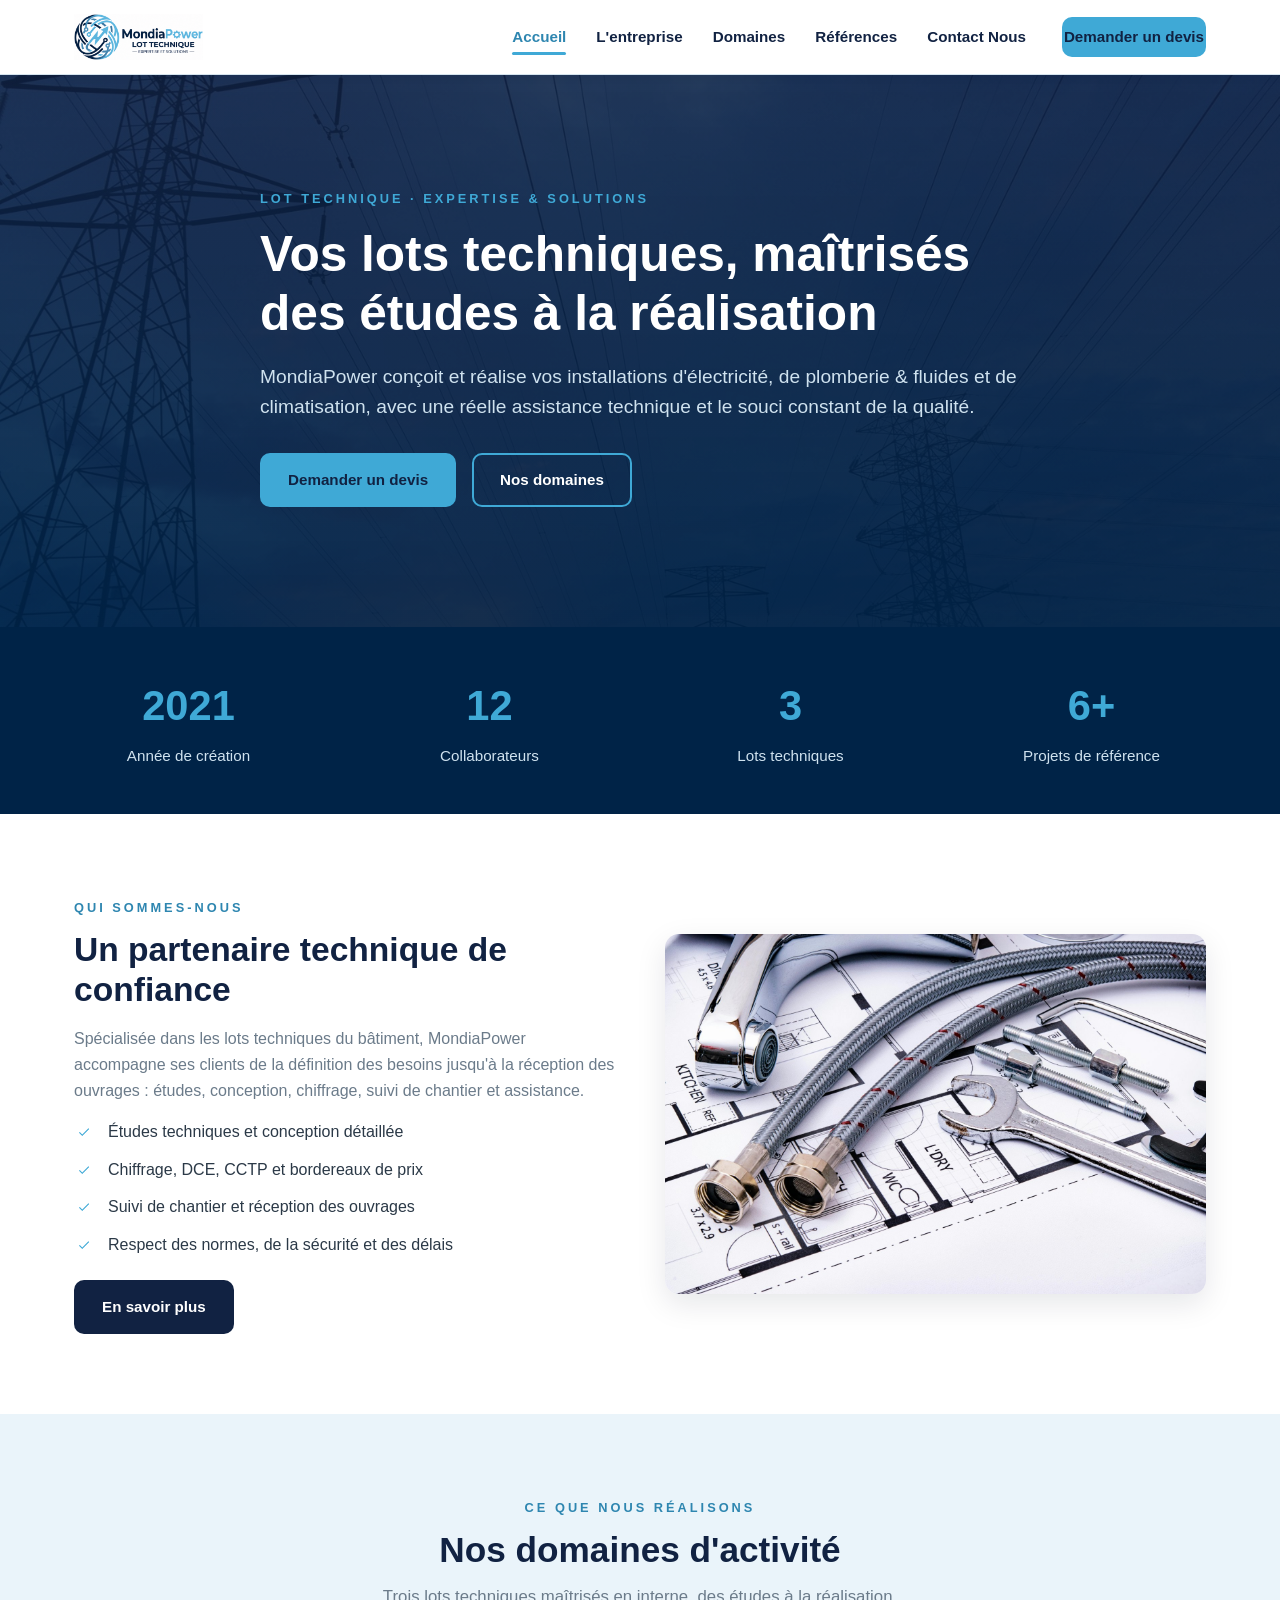
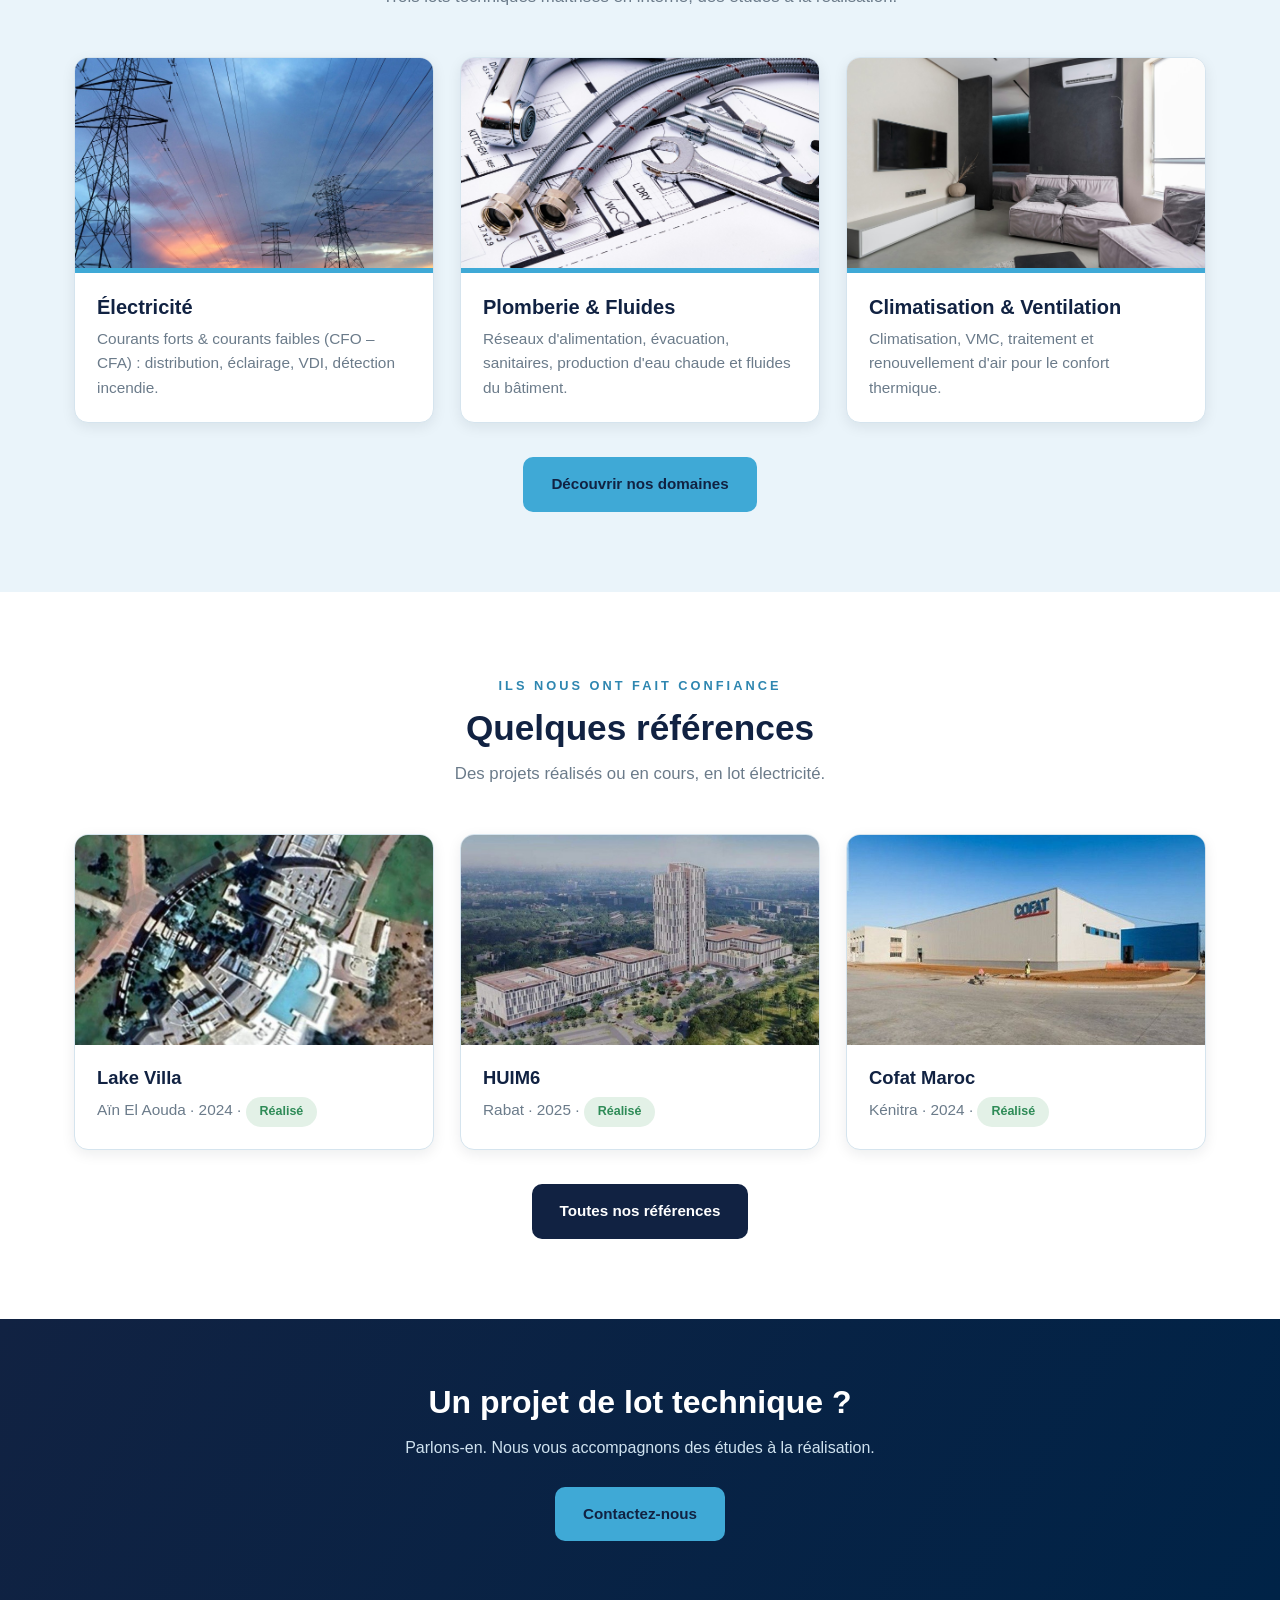
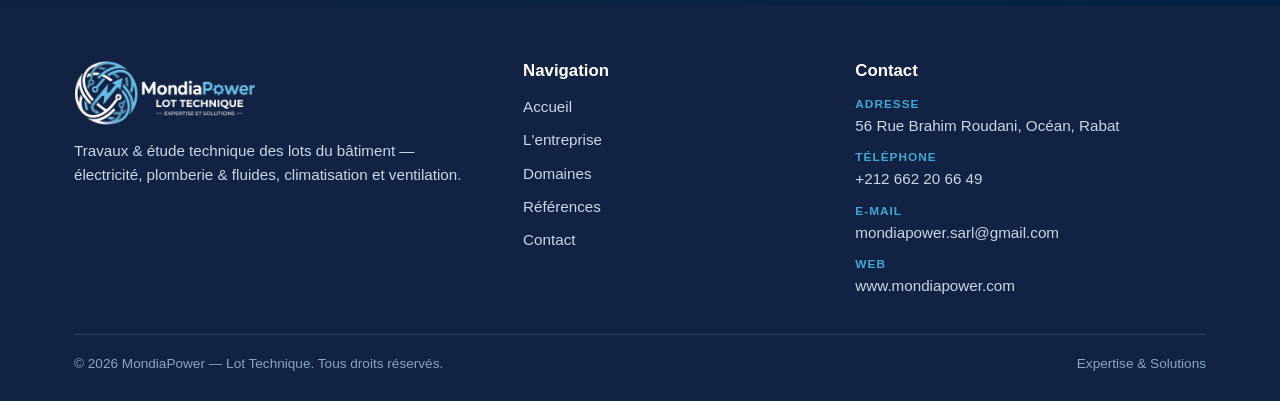
<file: index.html>
<!DOCTYPE html>
<html lang="fr">
<head>
<meta charset="UTF-8">
<meta name="viewport" content="width=device-width, initial-scale=1.0">
<title>MondiaPower — Lot Technique · Expertise & Solutions</title>
<meta name="description" content="MondiaPower — Travaux et étude technique des lots du bâtiment : électricité, plomberie & fluides, climatisation et ventilation. Rabat, Maroc.">
<link rel="stylesheet" href="css/style.css">
</head>
<body>

<!-- ===== Header ===== -->
<header class="site-header">
  <nav class="nav container" aria-label="Navigation principale">
    <a href="index.html" class="nav__logo" aria-label="Accueil MondiaPower">
      <img src="assets/img/logo-blanc.png" alt="MondiaPower — Lot Technique">
    </a>
    <button class="nav__toggle" aria-label="Ouvrir le menu" aria-expanded="false" aria-controls="menu">
      <span></span><span></span><span></span>
    </button>
    <ul class="nav__links" id="menu">
      <li><a href="index.html" class="active">Accueil</a></li>
      <li><a href="entreprise.html">L'entreprise</a></li>
      <li><a href="domaines.html">Domaines</a></li>
      <li><a href="references.html">Références</a></li>
      <li><a href="contact.html">Contact Nous</a></li>
      <li><a href="contact.html" class="btn btn--primary nav__cta">Demander un devis</a></li>
    </ul>
  </nav>
</header>

<!-- ===== Hero ===== -->
<section class="hero">
  <div class="container hero__inner">
    <span class="kicker">Lot Technique · Expertise & Solutions</span>
    <h1>Vos lots techniques, maîtrisés des études à la réalisation</h1>
    <p>MondiaPower conçoit et réalise vos installations d'électricité, de plomberie &amp; fluides et de climatisation, avec une réelle assistance technique et le souci constant de la qualité.</p>
    <div class="hero__actions">
      <a href="contact.html" class="btn btn--primary">Demander un devis</a>
      <a href="domaines.html" class="btn btn--ghost">Nos domaines</a>
    </div>
  </div>
</section>

<!-- ===== Stats band ===== -->
<section style="background:var(--navy-2)">
  <div class="container" style="padding:46px 0">
    <div class="stats">
      <div><div class="stat__num">2021</div><div class="stat__lbl">Année de création</div></div>
      <div><div class="stat__num">12</div><div class="stat__lbl">Collaborateurs</div></div>
      <div><div class="stat__num">3</div><div class="stat__lbl">Lots techniques</div></div>
      <div><div class="stat__num">6+</div><div class="stat__lbl">Projets de référence</div></div>
    </div>
  </div>
</section>

<!-- ===== À propos (intro) ===== -->
<section class="section">
  <div class="container split reveal">
    <div class="split__text">
      <span class="kicker">Qui sommes-nous</span>
      <h2 style="font-size:2.1rem;margin:10px 0 16px">Un partenaire technique de confiance</h2>
      <p style="color:var(--muted);margin-bottom:16px">Spécialisée dans les lots techniques du bâtiment, MondiaPower accompagne ses clients de la définition des besoins jusqu'à la réception des ouvrages : études, conception, chiffrage, suivi de chantier et assistance.</p>
      <ul class="feature-list">
        <li>Études techniques et conception détaillée</li>
        <li>Chiffrage, DCE, CCTP et bordereaux de prix</li>
        <li>Suivi de chantier et réception des ouvrages</li>
        <li>Respect des normes, de la sécurité et des délais</li>
      </ul>
      <p style="margin-top:22px"><a href="entreprise.html" class="btn btn--dark">En savoir plus</a></p>
    </div>
    <div class="split__img"><img src="assets/img/plomb1.jpg" alt="Étude technique d'un lot du bâtiment"></div>
  </div>
</section>

<!-- ===== Domaines ===== -->
<section class="section section--alt">
  <div class="container">
    <div class="section__head center reveal">
      <span class="kicker">Ce que nous réalisons</span>
      <h2>Nos domaines d'activité</h2>
      <p>Trois lots techniques maîtrisés en interne, des études à la réalisation.</p>
    </div>
    <div class="grid grid-3">
      <article class="card reveal">
        <div class="card__media"><img src="assets/img/elec1.jpg" alt="Électricité"></div>
        <div class="card__bar"></div>
        <div class="card__body">
          <h3>Électricité</h3>
          <p>Courants forts &amp; courants faibles (CFO – CFA) : distribution, éclairage, VDI, détection incendie.</p>
        </div>
      </article>
      <article class="card reveal">
        <div class="card__media"><img src="assets/img/plomb1.jpg" alt="Plomberie & Fluides"></div>
        <div class="card__bar"></div>
        <div class="card__body">
          <h3>Plomberie &amp; Fluides</h3>
          <p>Réseaux d'alimentation, évacuation, sanitaires, production d'eau chaude et fluides du bâtiment.</p>
        </div>
      </article>
      <article class="card reveal">
        <div class="card__media"><img src="assets/img/clima1.jpg" alt="Climatisation & Ventilation"></div>
        <div class="card__bar"></div>
        <div class="card__body">
          <h3>Climatisation &amp; Ventilation</h3>
          <p>Climatisation, VMC, traitement et renouvellement d'air pour le confort thermique.</p>
        </div>
      </article>
    </div>
    <p style="text-align:center;margin-top:34px"><a href="domaines.html" class="btn btn--primary">Découvrir nos domaines</a></p>
  </div>
</section>

<!-- ===== Références (aperçu) ===== -->
<section class="section">
  <div class="container">
    <div class="section__head center reveal">
      <span class="kicker">Ils nous ont fait confiance</span>
      <h2>Quelques références</h2>
      <p>Des projets réalisés ou en cours, en lot électricité.</p>
    </div>
    <div class="grid grid-3">
      <article class="card reveal">
        <div class="card__media"><img src="assets/img/ref-lakevilla.jpg" alt="Lake Villa"></div>
        <div class="card__body">
          <h3 style="font-size:1.15rem">Lake Villa</h3>
          <p>Aïn El Aouda · 2024 · <span class="badge badge--done">Réalisé</span></p>
        </div>
      </article>
      <article class="card reveal">
        <div class="card__media"><img src="assets/img/ref-huim6.jpg" alt="HUIM6"></div>
        <div class="card__body">
          <h3 style="font-size:1.15rem">HUIM6</h3>
          <p>Rabat · 2025 · <span class="badge badge--done">Réalisé</span></p>
        </div>
      </article>
      <article class="card reveal">
        <div class="card__media"><img src="assets/img/ref-cofat.jpg" alt="Cofat Maroc"></div>
        <div class="card__body">
          <h3 style="font-size:1.15rem">Cofat Maroc</h3>
          <p>Kénitra · 2024 · <span class="badge badge--done">Réalisé</span></p>
        </div>
      </article>
    </div>
    <p style="text-align:center;margin-top:34px"><a href="references.html" class="btn btn--dark">Toutes nos références</a></p>
  </div>
</section>

<!-- ===== CTA ===== -->
<section class="cta-band">
  <div class="container reveal">
    <h2>Un projet de lot technique ?</h2>
    <p>Parlons-en. Nous vous accompagnons des études à la réalisation.</p>
    <a href="contact.html" class="btn btn--primary">Contactez-nous</a>
  </div>
</section>

<!-- ===== Footer ===== -->
<footer class="site-footer">
  <div class="container">
    <div class="footer-grid">
      <div>
        <img src="assets/img/logo-bleu.png" alt="MondiaPower">
        <p style="font-size:.95rem">Travaux &amp; étude technique des lots du bâtiment — électricité, plomberie &amp; fluides, climatisation et ventilation.</p>
      </div>
      <div>
        <h4>Navigation</h4>
        <ul class="footer-links">
          <li><a href="index.html">Accueil</a></li>
          <li><a href="entreprise.html">L'entreprise</a></li>
          <li><a href="domaines.html">Domaines</a></li>
          <li><a href="references.html">Références</a></li>
          <li><a href="contact.html">Contact</a></li>
        </ul>
      </div>
      <div>
        <h4>Contact</h4>
        <ul class="footer-contact">
          <li><strong>Adresse</strong>56 Rue Brahim Roudani, Océan, Rabat</li>
          <li><strong>Téléphone</strong><a href="tel:+212662206649">+212 662 20 66 49</a></li>
          <li><strong>E-mail</strong><a href="mailto:mondiapower.sarl@gmail.com">mondiapower.sarl@gmail.com</a></li>
          <li><strong>Web</strong>www.mondiapower.com</li>
        </ul>
      </div>
    </div>
    <div class="footer-bottom">
      <span>© <span id="year">2026</span> MondiaPower — Lot Technique. Tous droits réservés.</span>
      <span>Expertise &amp; Solutions</span>
    </div>
  </div>
</footer>

<script src="js/main.js"></script>
</body>
</html>
</file>
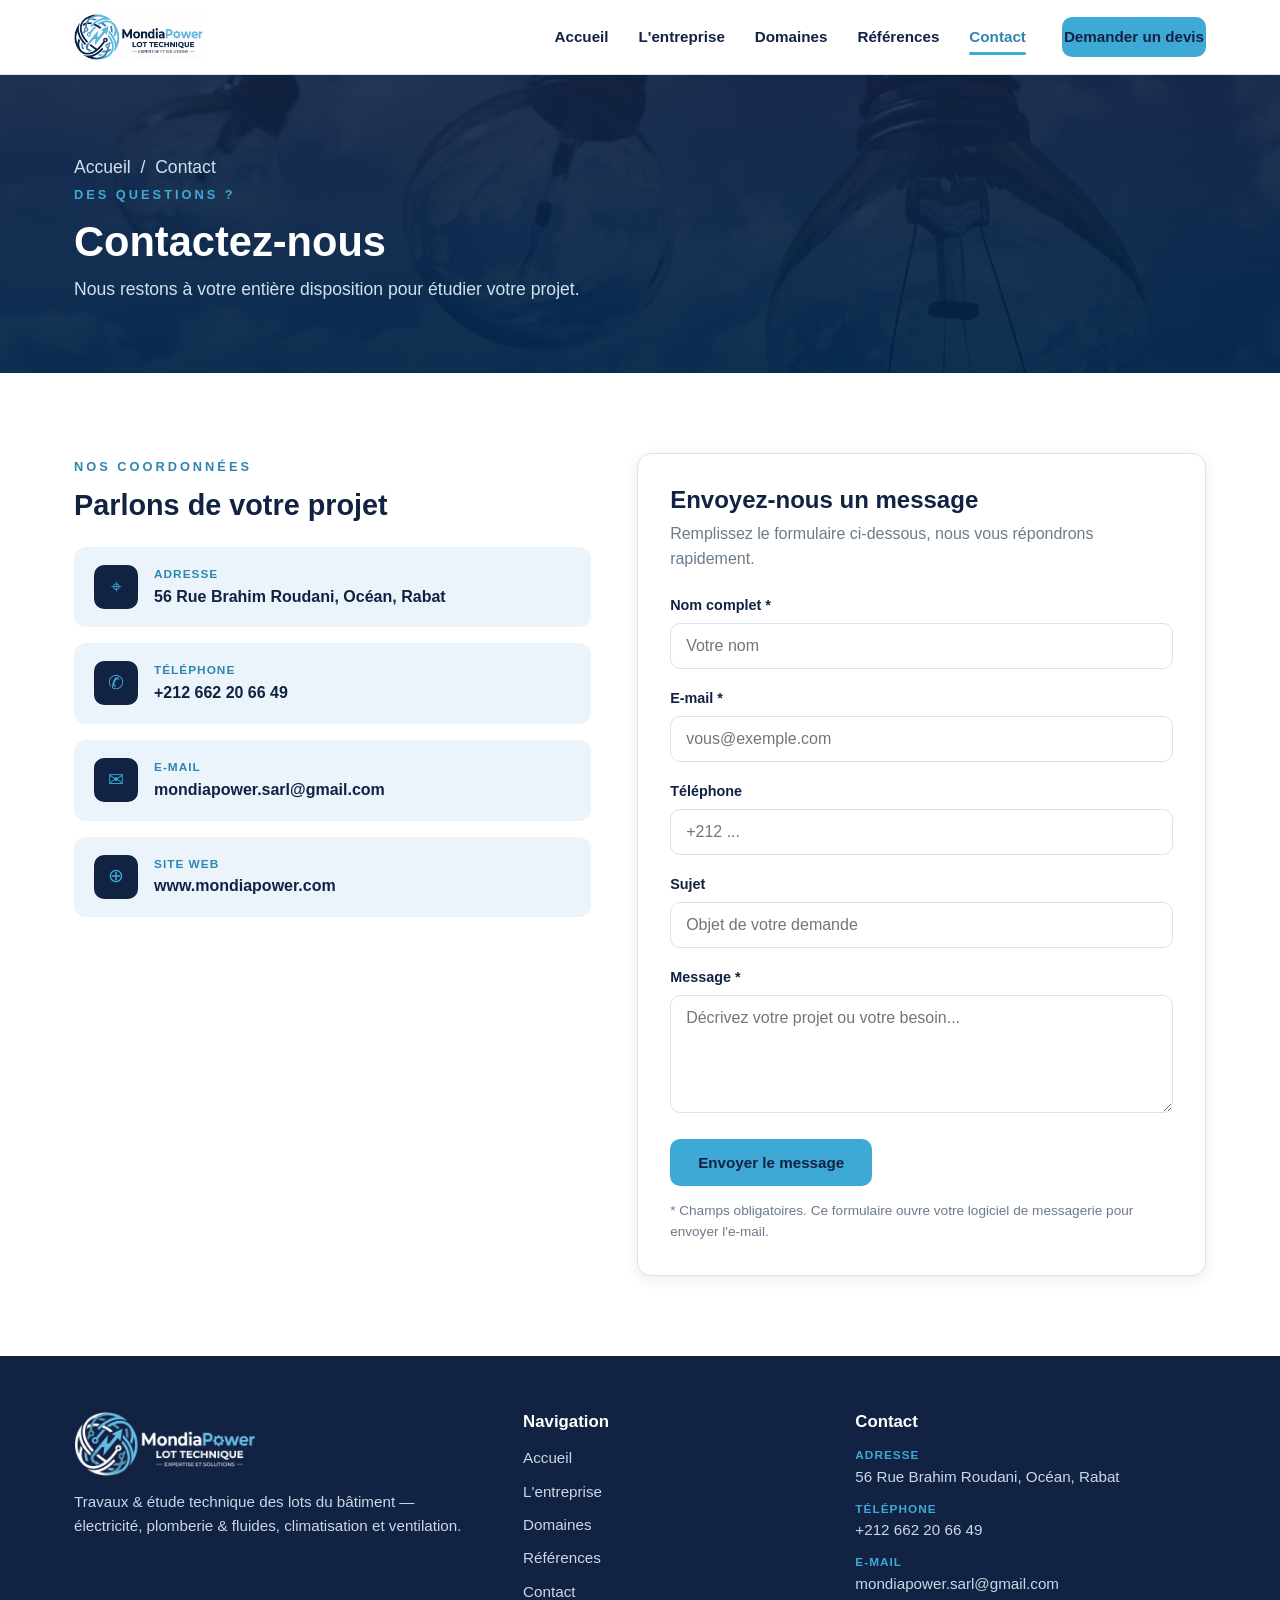
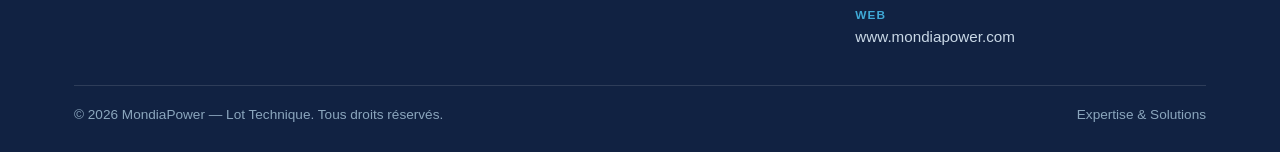
<file: contact.html>
<!DOCTYPE html>
<html lang="fr">
<head>
<meta charset="UTF-8">
<meta name="viewport" content="width=device-width, initial-scale=1.0">
<title>Contact — MondiaPower</title>
<meta name="description" content="Contactez MondiaPower : 56 Rue Brahim Roudani, Océan, Rabat · +212 662 20 66 49 · mondiapower.sarl@gmail.com">
<link rel="stylesheet" href="css/style.css">
</head>
<body>

<header class="site-header">
  <nav class="nav container" aria-label="Navigation principale">
    <a href="index.html" class="nav__logo" aria-label="Accueil MondiaPower">
      <img src="assets/img/logo-blanc.png" alt="MondiaPower — Lot Technique">
    </a>
    <button class="nav__toggle" aria-label="Ouvrir le menu" aria-expanded="false" aria-controls="menu">
      <span></span><span></span><span></span>
    </button>
    <ul class="nav__links" id="menu">
      <li><a href="index.html">Accueil</a></li>
      <li><a href="entreprise.html">L'entreprise</a></li>
      <li><a href="domaines.html">Domaines</a></li>
      <li><a href="references.html">Références</a></li>
      <li><a href="contact.html" class="active">Contact</a></li>
      <li><a href="contact.html" class="btn btn--primary nav__cta">Demander un devis</a></li>
    </ul>
  </nav>
</header>

<section class="page-hero">
  <div class="container">
    <p class="crumb"><a href="index.html">Accueil</a> &nbsp;/&nbsp; Contact</p>
    <span class="kicker" style="color:var(--cyan)">Des questions ?</span>
    <h1>Contactez-nous</h1>
    <p>Nous restons à votre entière disposition pour étudier votre projet.</p>
  </div>
</section>

<section class="section">
  <div class="container contact-grid">

    <!-- Coordonnées -->
    <div class="reveal">
      <span class="kicker">Nos coordonnées</span>
      <h2 style="font-size:1.8rem;margin:10px 0 24px">Parlons de votre projet</h2>
      <div class="contact-info">
        <div class="info">
          <div class="ic" aria-hidden="true">⌖</div>
          <div><span>Adresse</span><p>56 Rue Brahim Roudani, Océan, Rabat</p></div>
        </div>
        <div class="info">
          <div class="ic" aria-hidden="true">✆</div>
          <div><span>Téléphone</span><a href="tel:+212662206649">+212 662 20 66 49</a></div>
        </div>
        <div class="info">
          <div class="ic" aria-hidden="true">✉</div>
          <div><span>E-mail</span><a href="mailto:mondiapower.sarl@gmail.com">mondiapower.sarl@gmail.com</a></div>
        </div>
        <div class="info">
          <div class="ic" aria-hidden="true">⊕</div>
          <div><span>Site web</span><p>www.mondiapower.com</p></div>
        </div>
      </div>
    </div>

    <!-- Formulaire -->
    <div class="reveal">
      <div class="card" style="padding:32px">
        <h2 style="font-size:1.5rem;margin-bottom:6px">Envoyez-nous un message</h2>
        <p style="color:var(--muted);margin-bottom:22px">Remplissez le formulaire ci-dessous, nous vous répondrons rapidement.</p>

        <div class="form-success">Merci ! Votre logiciel de messagerie va s'ouvrir pour finaliser l'envoi.</div>

        <form id="contact-form" novalidate>
          <div class="field" data-required>
            <label for="nom">Nom complet *</label>
            <input type="text" id="nom" name="nom" placeholder="Votre nom" autocomplete="name">
            <div class="error-msg">Veuillez indiquer votre nom.</div>
          </div>
          <div class="field" data-required>
            <label for="email">E-mail *</label>
            <input type="email" id="email" name="email" placeholder="vous@exemple.com" autocomplete="email">
            <div class="error-msg">Veuillez saisir une adresse e-mail valide.</div>
          </div>
          <div class="field">
            <label for="tel">Téléphone</label>
            <input type="tel" id="tel" name="tel" placeholder="+212 ..." autocomplete="tel">
          </div>
          <div class="field">
            <label for="sujet">Sujet</label>
            <input type="text" id="sujet" name="sujet" placeholder="Objet de votre demande">
          </div>
          <div class="field" data-required>
            <label for="message">Message *</label>
            <textarea id="message" name="message" rows="5" placeholder="Décrivez votre projet ou votre besoin..."></textarea>
            <div class="error-msg">Veuillez écrire votre message.</div>
          </div>
          <button type="submit" class="btn btn--primary">Envoyer le message</button>
          <p class="form-note">* Champs obligatoires. Ce formulaire ouvre votre logiciel de messagerie pour envoyer l'e-mail.</p>
        </form>
      </div>
    </div>

  </div>
</section>

<footer class="site-footer">
  <div class="container">
    <div class="footer-grid">
      <div>
        <img src="assets/img/logo-bleu.png" alt="MondiaPower">
        <p style="font-size:.95rem">Travaux &amp; étude technique des lots du bâtiment — électricité, plomberie &amp; fluides, climatisation et ventilation.</p>
      </div>
      <div>
        <h4>Navigation</h4>
        <ul class="footer-links">
          <li><a href="index.html">Accueil</a></li>
          <li><a href="entreprise.html">L'entreprise</a></li>
          <li><a href="domaines.html">Domaines</a></li>
          <li><a href="references.html">Références</a></li>
          <li><a href="contact.html">Contact</a></li>
        </ul>
      </div>
      <div>
        <h4>Contact</h4>
        <ul class="footer-contact">
          <li><strong>Adresse</strong>56 Rue Brahim Roudani, Océan, Rabat</li>
          <li><strong>Téléphone</strong><a href="tel:+212662206649">+212 662 20 66 49</a></li>
          <li><strong>E-mail</strong><a href="mailto:mondiapower.sarl@gmail.com">mondiapower.sarl@gmail.com</a></li>
          <li><strong>Web</strong>www.mondiapower.com</li>
        </ul>
      </div>
    </div>
    <div class="footer-bottom">
      <span>© <span id="year">2026</span> MondiaPower — Lot Technique. Tous droits réservés.</span>
      <span>Expertise &amp; Solutions</span>
    </div>
  </div>
</footer>

<script src="js/main.js"></script>
</body>
</html>
</file>
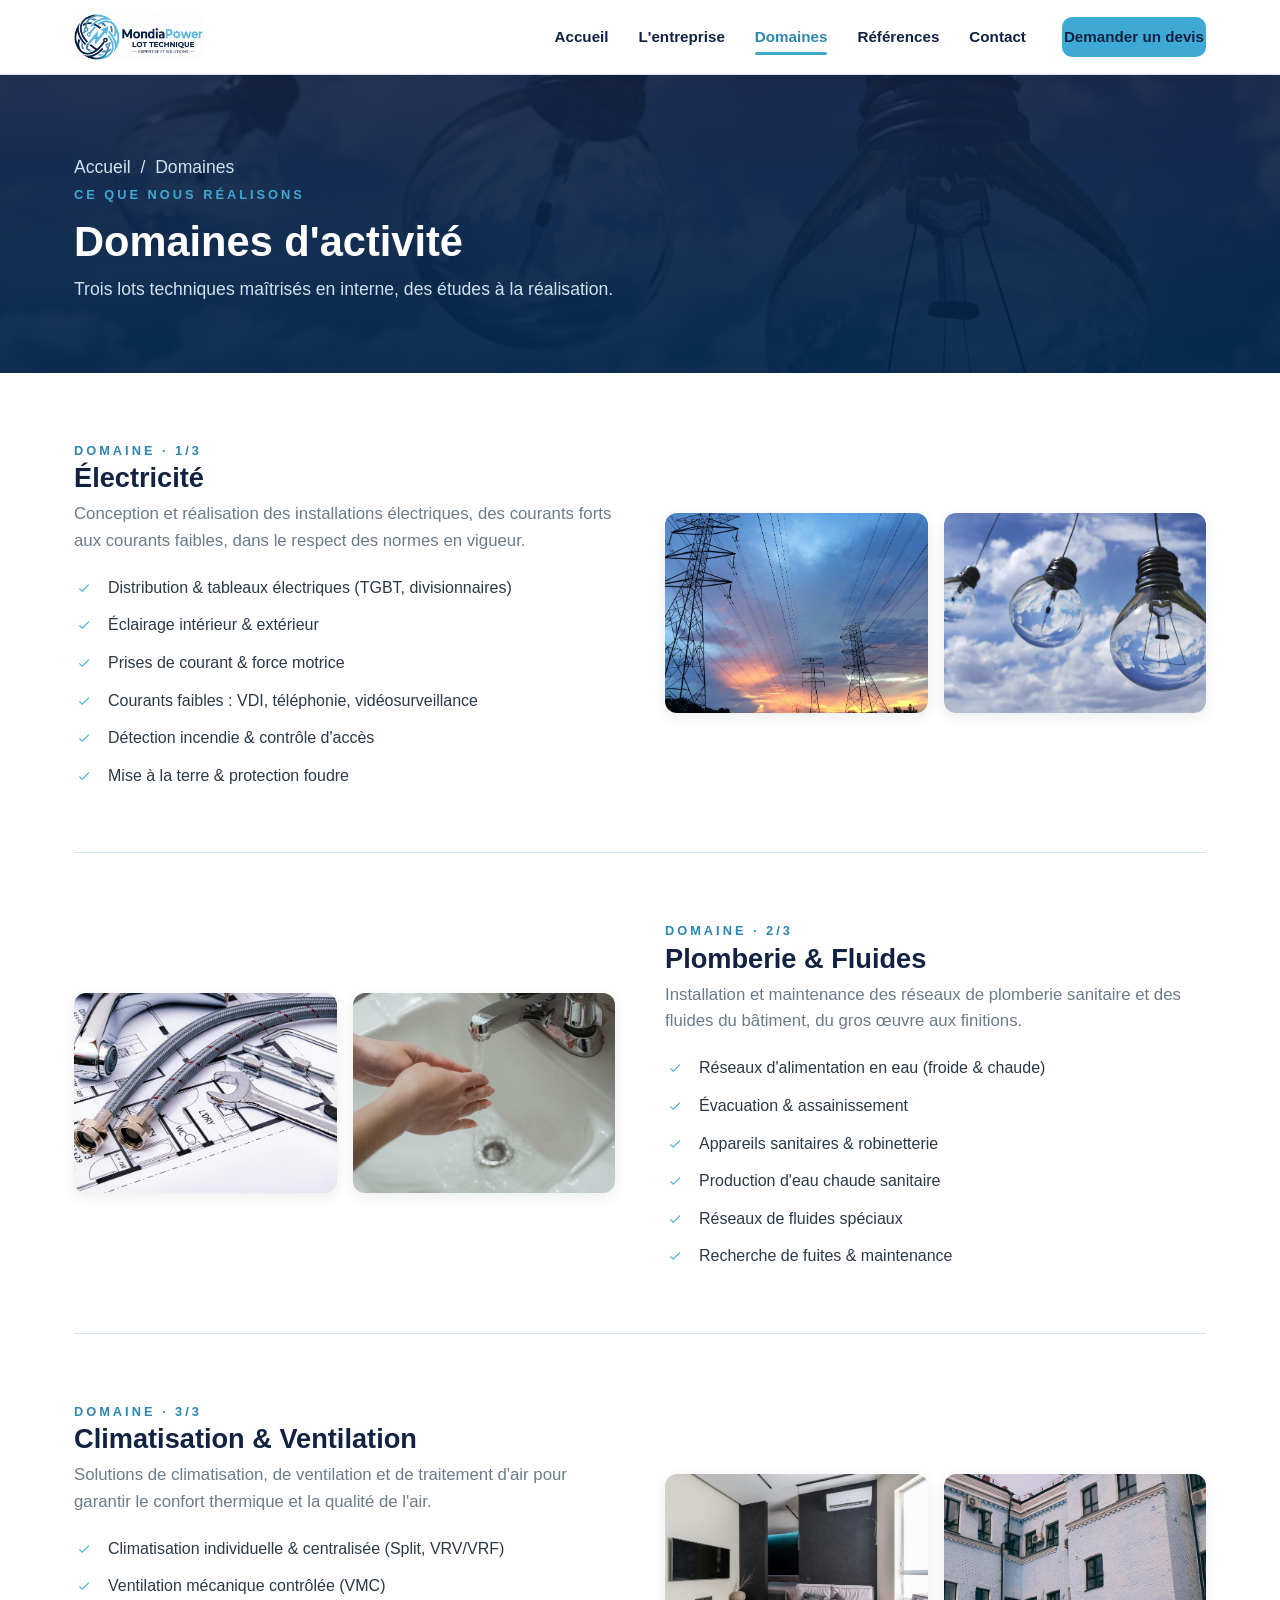
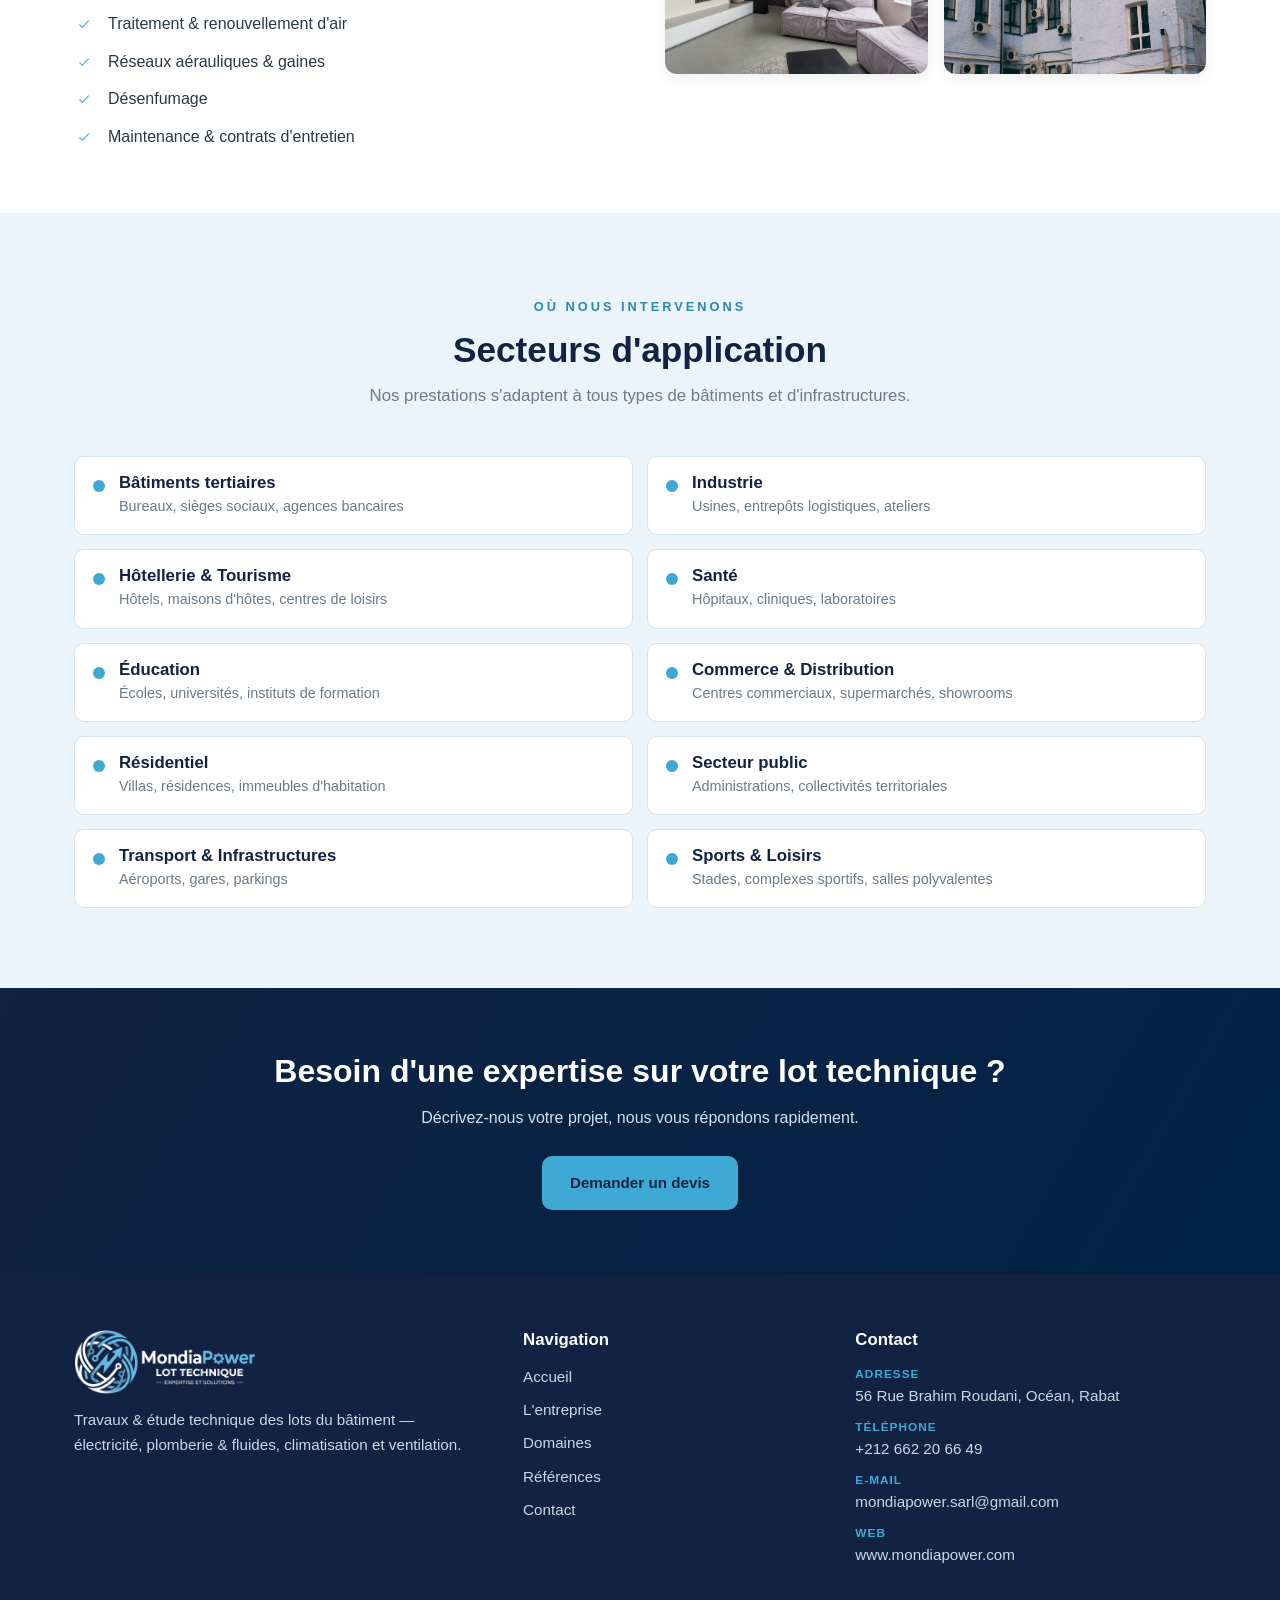
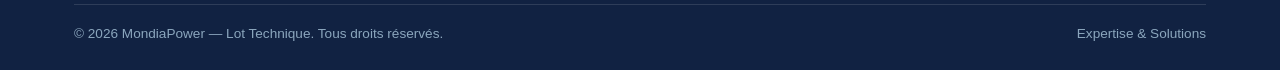
<file: domaines.html>
<!DOCTYPE html>
<html lang="fr">
<head>
<meta charset="UTF-8">
<meta name="viewport" content="width=device-width, initial-scale=1.0">
<title>Domaines d'activité — MondiaPower</title>
<meta name="description" content="Électricité (CFO/CFA), plomberie & fluides, climatisation & ventilation : les domaines d'intervention de MondiaPower et ses secteurs d'application.">
<link rel="stylesheet" href="css/style.css">
</head>
<body>

<header class="site-header">
  <nav class="nav container" aria-label="Navigation principale">
    <a href="index.html" class="nav__logo" aria-label="Accueil MondiaPower">
      <img src="assets/img/logo-blanc.png" alt="MondiaPower — Lot Technique">
    </a>
    <button class="nav__toggle" aria-label="Ouvrir le menu" aria-expanded="false" aria-controls="menu">
      <span></span><span></span><span></span>
    </button>
    <ul class="nav__links" id="menu">
      <li><a href="index.html">Accueil</a></li>
      <li><a href="entreprise.html">L'entreprise</a></li>
      <li><a href="domaines.html" class="active">Domaines</a></li>
      <li><a href="references.html">Références</a></li>
      <li><a href="contact.html">Contact</a></li>
      <li><a href="contact.html" class="btn btn--primary nav__cta">Demander un devis</a></li>
    </ul>
  </nav>
</header>

<section class="page-hero">
  <div class="container">
    <p class="crumb"><a href="index.html">Accueil</a> &nbsp;/&nbsp; Domaines</p>
    <span class="kicker" style="color:var(--cyan)">Ce que nous réalisons</span>
    <h1>Domaines d'activité</h1>
    <p>Trois lots techniques maîtrisés en interne, des études à la réalisation.</p>
  </div>
</section>

<div class="container">

  <!-- Électricité -->
  <section class="domain reveal" id="electricite">
    <div class="split">
      <div class="split__text">
        <span class="kicker">Domaine · 1/3</span>
        <h3>Électricité</h3>
        <p class="lead">Conception et réalisation des installations électriques, des courants forts aux courants faibles, dans le respect des normes en vigueur.</p>
        <ul class="feature-list">
          <li>Distribution &amp; tableaux électriques (TGBT, divisionnaires)</li>
          <li>Éclairage intérieur &amp; extérieur</li>
          <li>Prises de courant &amp; force motrice</li>
          <li>Courants faibles : VDI, téléphonie, vidéosurveillance</li>
          <li>Détection incendie &amp; contrôle d'accès</li>
          <li>Mise à la terre &amp; protection foudre</li>
        </ul>
      </div>
      <div class="domain__imgs">
        <img src="assets/img/elec1.jpg" alt="Réseau électrique — courants forts">
        <img src="assets/img/elec2.jpg" alt="Installation électrique">
      </div>
    </div>
  </section>

  <!-- Plomberie -->
  <section class="domain reveal" id="plomberie">
    <div class="split split--rev">
      <div class="split__text">
        <span class="kicker">Domaine · 2/3</span>
        <h3>Plomberie &amp; Fluides</h3>
        <p class="lead">Installation et maintenance des réseaux de plomberie sanitaire et des fluides du bâtiment, du gros œuvre aux finitions.</p>
        <ul class="feature-list">
          <li>Réseaux d'alimentation en eau (froide &amp; chaude)</li>
          <li>Évacuation &amp; assainissement</li>
          <li>Appareils sanitaires &amp; robinetterie</li>
          <li>Production d'eau chaude sanitaire</li>
          <li>Réseaux de fluides spéciaux</li>
          <li>Recherche de fuites &amp; maintenance</li>
        </ul>
      </div>
      <div class="domain__imgs">
        <img src="assets/img/plomb1.jpg" alt="Étude plomberie">
        <img src="assets/img/plomb2.jpg" alt="Réseau sanitaire">
      </div>
    </div>
  </section>

  <!-- Climatisation -->
  <section class="domain reveal" id="climatisation">
    <div class="split">
      <div class="split__text">
        <span class="kicker">Domaine · 3/3</span>
        <h3>Climatisation &amp; Ventilation</h3>
        <p class="lead">Solutions de climatisation, de ventilation et de traitement d'air pour garantir le confort thermique et la qualité de l'air.</p>
        <ul class="feature-list">
          <li>Climatisation individuelle &amp; centralisée (Split, VRV/VRF)</li>
          <li>Ventilation mécanique contrôlée (VMC)</li>
          <li>Traitement &amp; renouvellement d'air</li>
          <li>Réseaux aérauliques &amp; gaines</li>
          <li>Désenfumage</li>
          <li>Maintenance &amp; contrats d'entretien</li>
        </ul>
      </div>
      <div class="domain__imgs">
        <img src="assets/img/clima1.jpg" alt="Climatisation intérieure">
        <img src="assets/img/clima2.jpg" alt="Unités de climatisation">
      </div>
    </div>
  </section>
</div>

<!-- Secteurs d'application -->
<section class="section section--alt">
  <div class="container">
    <div class="section__head center reveal">
      <span class="kicker">Où nous intervenons</span>
      <h2>Secteurs d'application</h2>
      <p>Nos prestations s'adaptent à tous types de bâtiments et d'infrastructures.</p>
    </div>
    <div class="sectors reveal">
      <div class="sector"><span class="dot"></span><div><h4>Bâtiments tertiaires</h4><p>Bureaux, sièges sociaux, agences bancaires</p></div></div>
      <div class="sector"><span class="dot"></span><div><h4>Industrie</h4><p>Usines, entrepôts logistiques, ateliers</p></div></div>
      <div class="sector"><span class="dot"></span><div><h4>Hôtellerie &amp; Tourisme</h4><p>Hôtels, maisons d'hôtes, centres de loisirs</p></div></div>
      <div class="sector"><span class="dot"></span><div><h4>Santé</h4><p>Hôpitaux, cliniques, laboratoires</p></div></div>
      <div class="sector"><span class="dot"></span><div><h4>Éducation</h4><p>Écoles, universités, instituts de formation</p></div></div>
      <div class="sector"><span class="dot"></span><div><h4>Commerce &amp; Distribution</h4><p>Centres commerciaux, supermarchés, showrooms</p></div></div>
      <div class="sector"><span class="dot"></span><div><h4>Résidentiel</h4><p>Villas, résidences, immeubles d'habitation</p></div></div>
      <div class="sector"><span class="dot"></span><div><h4>Secteur public</h4><p>Administrations, collectivités territoriales</p></div></div>
      <div class="sector"><span class="dot"></span><div><h4>Transport &amp; Infrastructures</h4><p>Aéroports, gares, parkings</p></div></div>
      <div class="sector"><span class="dot"></span><div><h4>Sports &amp; Loisirs</h4><p>Stades, complexes sportifs, salles polyvalentes</p></div></div>
    </div>
  </div>
</section>

<section class="cta-band">
  <div class="container reveal">
    <h2>Besoin d'une expertise sur votre lot technique ?</h2>
    <p>Décrivez-nous votre projet, nous vous répondons rapidement.</p>
    <a href="contact.html" class="btn btn--primary">Demander un devis</a>
  </div>
</section>

<footer class="site-footer">
  <div class="container">
    <div class="footer-grid">
      <div>
        <img src="assets/img/logo-bleu.png" alt="MondiaPower">
        <p style="font-size:.95rem">Travaux &amp; étude technique des lots du bâtiment — électricité, plomberie &amp; fluides, climatisation et ventilation.</p>
      </div>
      <div>
        <h4>Navigation</h4>
        <ul class="footer-links">
          <li><a href="index.html">Accueil</a></li>
          <li><a href="entreprise.html">L'entreprise</a></li>
          <li><a href="domaines.html">Domaines</a></li>
          <li><a href="references.html">Références</a></li>
          <li><a href="contact.html">Contact</a></li>
        </ul>
      </div>
      <div>
        <h4>Contact</h4>
        <ul class="footer-contact">
          <li><strong>Adresse</strong>56 Rue Brahim Roudani, Océan, Rabat</li>
          <li><strong>Téléphone</strong><a href="tel:+212662206649">+212 662 20 66 49</a></li>
          <li><strong>E-mail</strong><a href="mailto:mondiapower.sarl@gmail.com">mondiapower.sarl@gmail.com</a></li>
          <li><strong>Web</strong>www.mondiapower.com</li>
        </ul>
      </div>
    </div>
    <div class="footer-bottom">
      <span>© <span id="year">2026</span> MondiaPower — Lot Technique. Tous droits réservés.</span>
      <span>Expertise &amp; Solutions</span>
    </div>
  </div>
</footer>

<script src="js/main.js"></script>
</body>
</html>
</file>
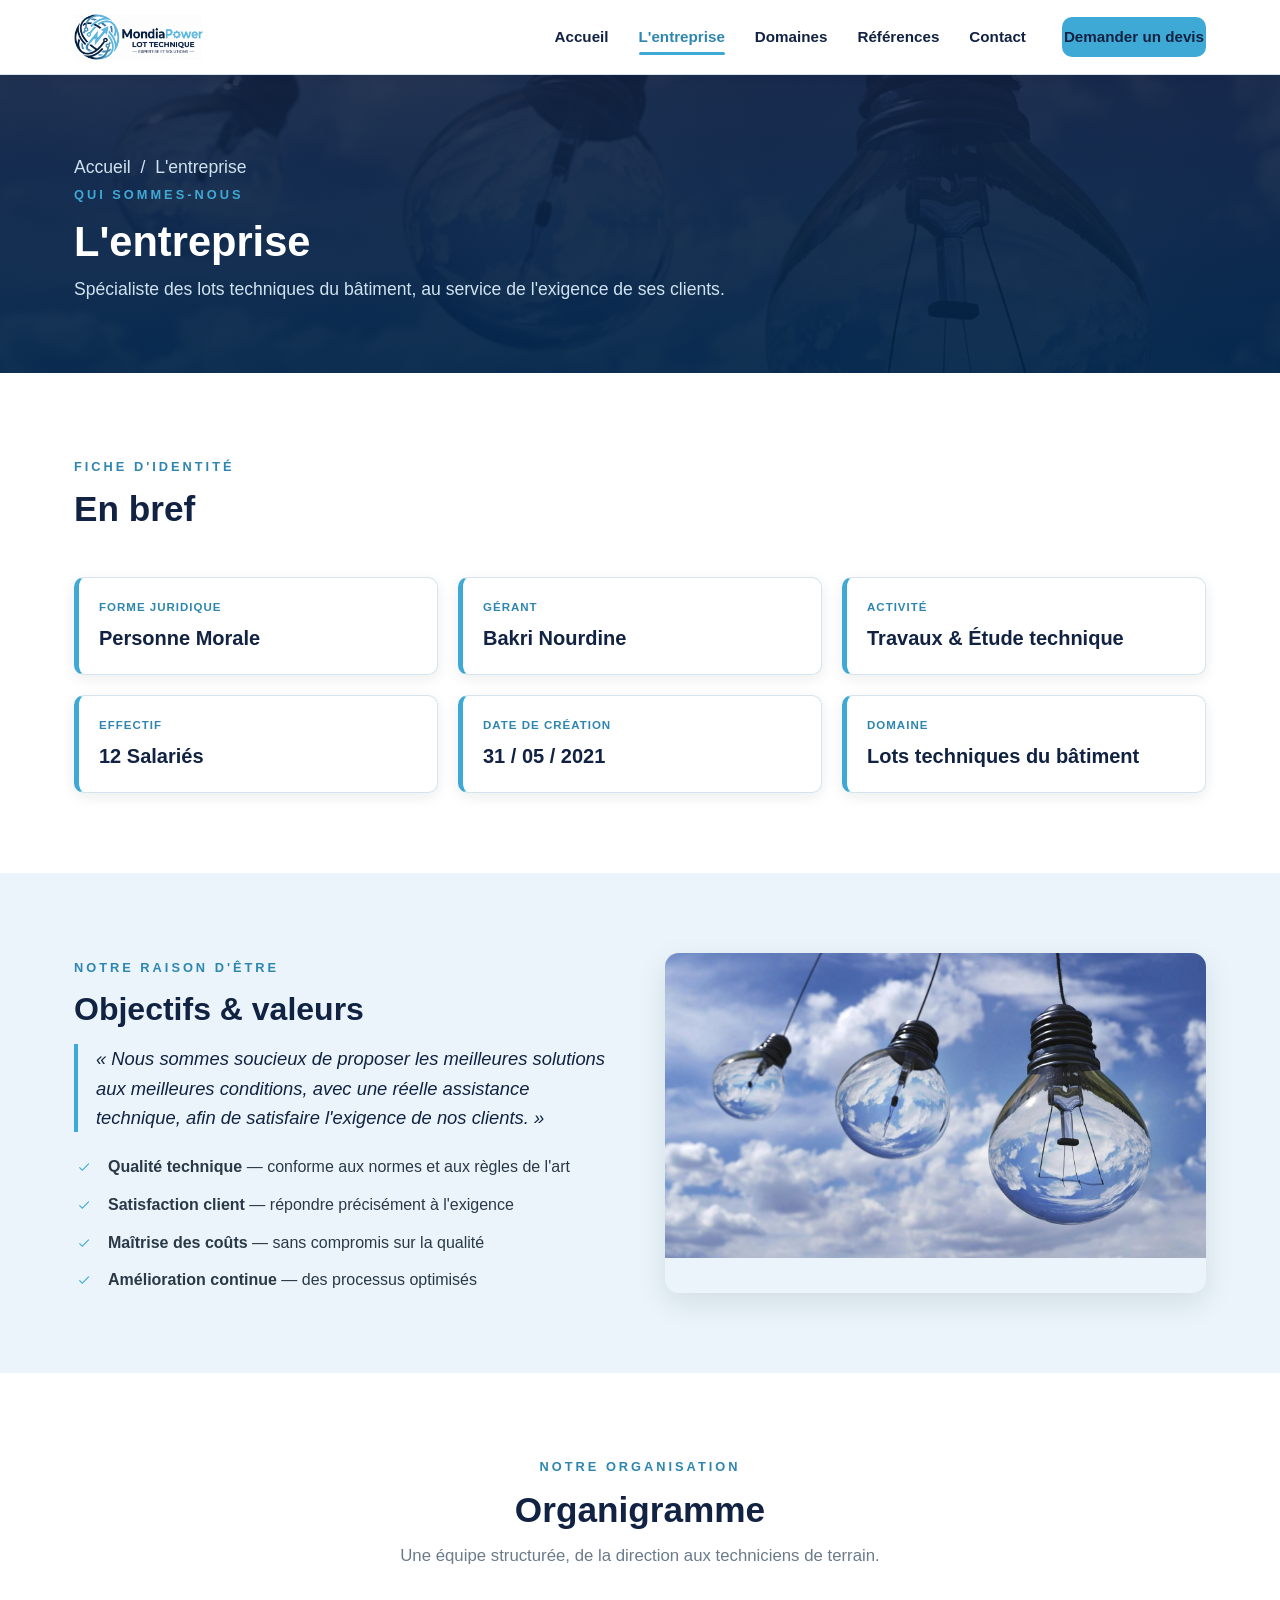
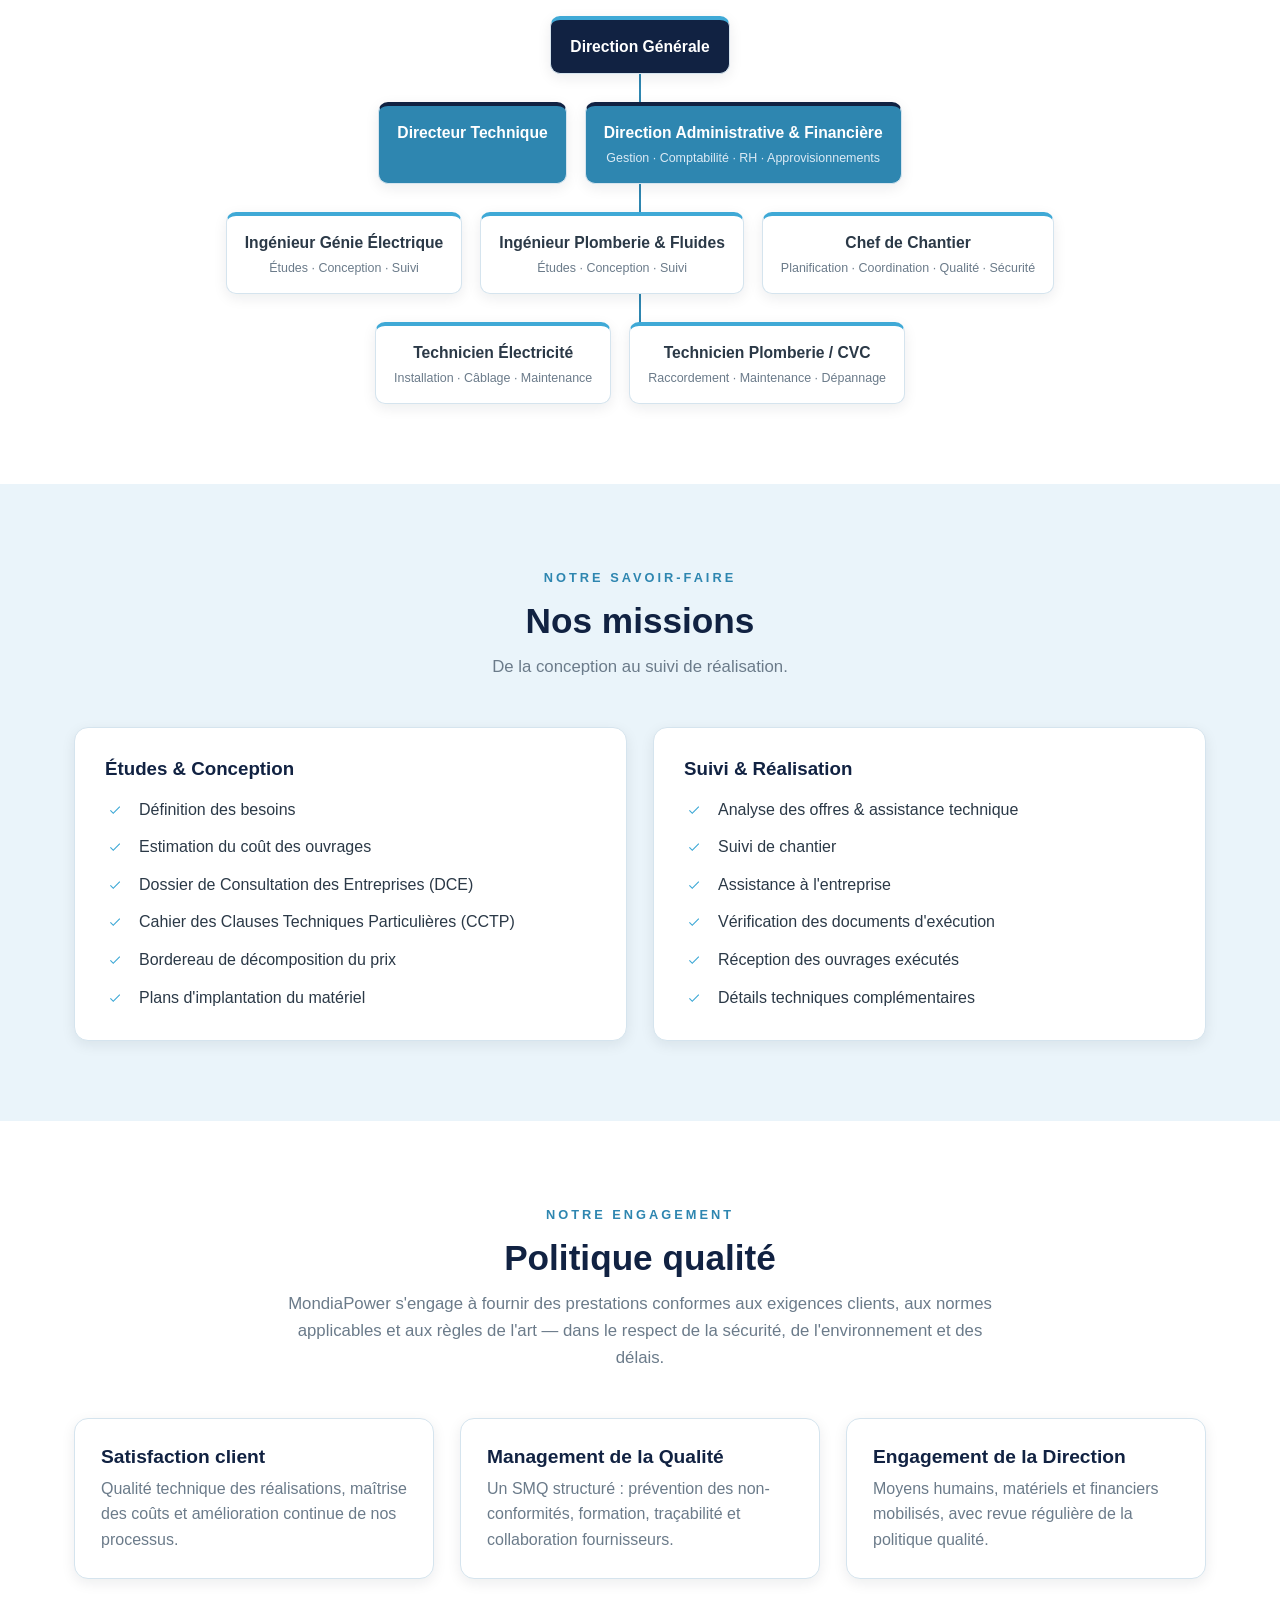
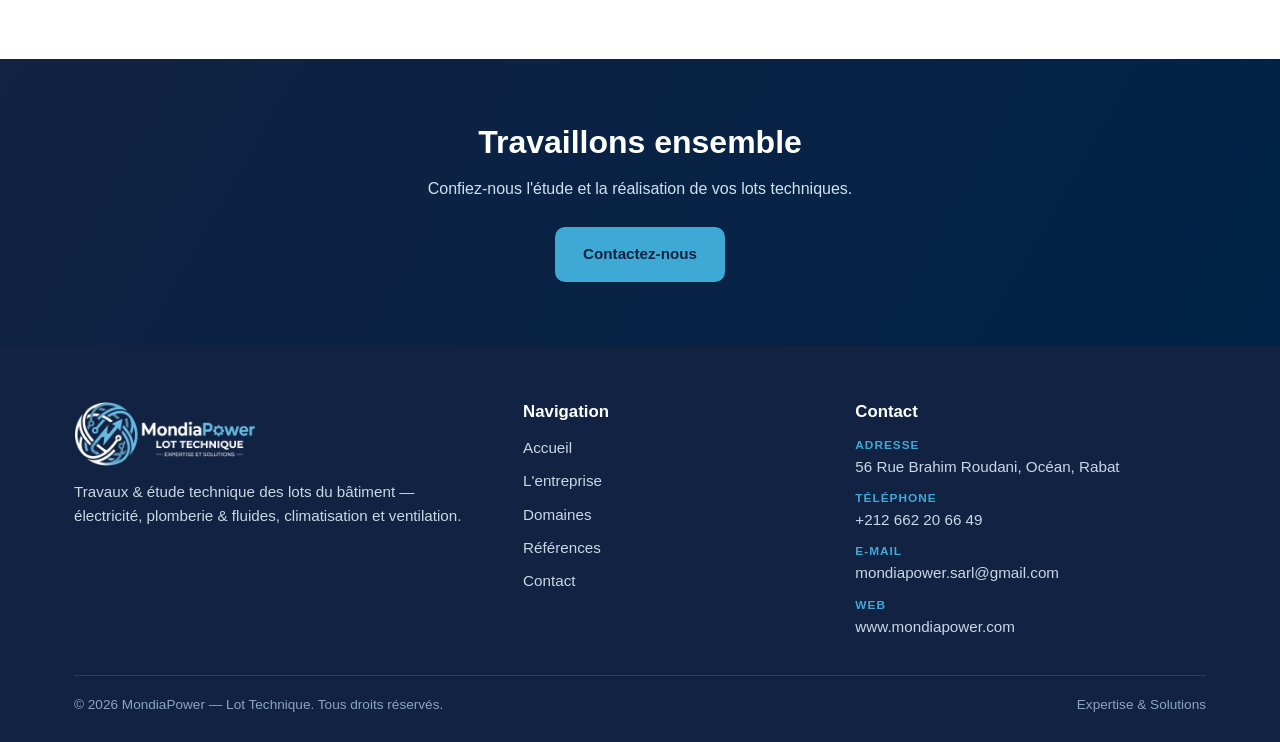
<file: entreprise.html>
<!DOCTYPE html>
<html lang="fr">
<head>
<meta charset="UTF-8">
<meta name="viewport" content="width=device-width, initial-scale=1.0">
<title>L'entreprise — MondiaPower</title>
<meta name="description" content="MondiaPower : fiche d'identité, objectifs et valeurs, organigramme, missions et politique qualité.">
<link rel="stylesheet" href="css/style.css">
</head>
<body>

<header class="site-header">
  <nav class="nav container" aria-label="Navigation principale">
    <a href="index.html" class="nav__logo" aria-label="Accueil MondiaPower">
      <img src="assets/img/logo-blanc.png" alt="MondiaPower — Lot Technique">
    </a>
    <button class="nav__toggle" aria-label="Ouvrir le menu" aria-expanded="false" aria-controls="menu">
      <span></span><span></span><span></span>
    </button>
    <ul class="nav__links" id="menu">
      <li><a href="index.html">Accueil</a></li>
      <li><a href="entreprise.html" class="active">L'entreprise</a></li>
      <li><a href="domaines.html">Domaines</a></li>
      <li><a href="references.html">Références</a></li>
      <li><a href="contact.html">Contact</a></li>
      <li><a href="contact.html" class="btn btn--primary nav__cta">Demander un devis</a></li>
    </ul>
  </nav>
</header>

<section class="page-hero">
  <div class="container">
    <p class="crumb"><a href="index.html">Accueil</a> &nbsp;/&nbsp; L'entreprise</p>
    <span class="kicker" style="color:var(--cyan)">Qui sommes-nous</span>
    <h1>L'entreprise</h1>
    <p>Spécialiste des lots techniques du bâtiment, au service de l'exigence de ses clients.</p>
  </div>
</section>

<!-- Fiche d'identité -->
<section class="section">
  <div class="container">
    <div class="section__head reveal">
      <span class="kicker">Fiche d'identité</span>
      <h2>En bref</h2>
    </div>
    <div class="fiche reveal">
      <div class="fiche__item"><span>Forme juridique</span><strong>Personne Morale</strong></div>
      <div class="fiche__item"><span>Gérant</span><strong>Bakri Nourdine</strong></div>
      <div class="fiche__item"><span>Activité</span><strong>Travaux &amp; Étude technique</strong></div>
      <div class="fiche__item"><span>Effectif</span><strong>12 Salariés</strong></div>
      <div class="fiche__item"><span>Date de création</span><strong>31 / 05 / 2021</strong></div>
      <div class="fiche__item"><span>Domaine</span><strong>Lots techniques du bâtiment</strong></div>
    </div>
  </div>
</section>

<!-- Objectifs & valeurs -->
<section class="section section--alt">
  <div class="container split reveal">
    <div class="split__text">
      <span class="kicker">Notre raison d'être</span>
      <h2 style="font-size:2rem;margin:10px 0 16px">Objectifs &amp; valeurs</h2>
      <p style="font-style:italic;color:var(--navy);font-size:1.15rem;border-left:4px solid var(--cyan);padding-left:18px;margin-bottom:22px">
        « Nous sommes soucieux de proposer les meilleures solutions aux meilleures conditions, avec une réelle assistance technique, afin de satisfaire l'exigence de nos clients. »
      </p>
      <ul class="feature-list">
        <li><strong>Qualité technique</strong> — conforme aux normes et aux règles de l'art</li>
        <li><strong>Satisfaction client</strong> — répondre précisément à l'exigence</li>
        <li><strong>Maîtrise des coûts</strong> — sans compromis sur la qualité</li>
        <li><strong>Amélioration continue</strong> — des processus optimisés</li>
      </ul>
    </div>
    <div class="split__img"><img src="assets/img/elec2.jpg" alt="Objectifs et valeurs MondiaPower"></div>
  </div>
</section>

<!-- Organigramme -->
<section class="section">
  <div class="container">
    <div class="section__head center reveal">
      <span class="kicker">Notre organisation</span>
      <h2>Organigramme</h2>
      <p>Une équipe structurée, de la direction aux techniciens de terrain.</p>
    </div>
    <div class="org reveal">
      <div class="org__row">
        <div class="org__node lead-node"><strong>Direction Générale</strong></div>
      </div>
      <div class="org__connector"></div>
      <div class="org__row">
        <div class="org__node sub"><strong>Directeur Technique</strong></div>
        <div class="org__node sub"><strong>Direction Administrative &amp; Financière</strong><small style="color:#dbeaf5">Gestion · Comptabilité · RH · Approvisionnements</small></div>
      </div>
      <div class="org__connector"></div>
      <div class="org__row">
        <div class="org__node"><strong>Ingénieur Génie Électrique</strong><small>Études · Conception · Suivi</small></div>
        <div class="org__node"><strong>Ingénieur Plomberie &amp; Fluides</strong><small>Études · Conception · Suivi</small></div>
        <div class="org__node"><strong>Chef de Chantier</strong><small>Planification · Coordination · Qualité · Sécurité</small></div>
      </div>
      <div class="org__connector"></div>
      <div class="org__row">
        <div class="org__node"><strong>Technicien Électricité</strong><small>Installation · Câblage · Maintenance</small></div>
        <div class="org__node"><strong>Technicien Plomberie / CVC</strong><small>Raccordement · Maintenance · Dépannage</small></div>
      </div>
    </div>
  </div>
</section>

<!-- Missions -->
<section class="section section--alt">
  <div class="container">
    <div class="section__head center reveal">
      <span class="kicker">Notre savoir-faire</span>
      <h2>Nos missions</h2>
      <p>De la conception au suivi de réalisation.</p>
    </div>
    <div class="grid grid-2">
      <div class="card reveal" style="padding:30px">
        <h3 style="margin-bottom:16px">Études &amp; Conception</h3>
        <ul class="feature-list">
          <li>Définition des besoins</li>
          <li>Estimation du coût des ouvrages</li>
          <li>Dossier de Consultation des Entreprises (DCE)</li>
          <li>Cahier des Clauses Techniques Particulières (CCTP)</li>
          <li>Bordereau de décomposition du prix</li>
          <li>Plans d'implantation du matériel</li>
        </ul>
      </div>
      <div class="card reveal" style="padding:30px">
        <h3 style="margin-bottom:16px">Suivi &amp; Réalisation</h3>
        <ul class="feature-list">
          <li>Analyse des offres &amp; assistance technique</li>
          <li>Suivi de chantier</li>
          <li>Assistance à l'entreprise</li>
          <li>Vérification des documents d'exécution</li>
          <li>Réception des ouvrages exécutés</li>
          <li>Détails techniques complémentaires</li>
        </ul>
      </div>
    </div>
  </div>
</section>

<!-- Politique qualité -->
<section class="section">
  <div class="container">
    <div class="section__head center reveal">
      <span class="kicker">Notre engagement</span>
      <h2>Politique qualité</h2>
      <p>MondiaPower s'engage à fournir des prestations conformes aux exigences clients, aux normes applicables et aux règles de l'art — dans le respect de la sécurité, de l'environnement et des délais.</p>
    </div>
    <div class="grid grid-3">
      <div class="card reveal" style="padding:26px">
        <h3 style="font-size:1.2rem;margin-bottom:8px">Satisfaction client</h3>
        <p style="color:var(--muted)">Qualité technique des réalisations, maîtrise des coûts et amélioration continue de nos processus.</p>
      </div>
      <div class="card reveal" style="padding:26px">
        <h3 style="font-size:1.2rem;margin-bottom:8px">Management de la Qualité</h3>
        <p style="color:var(--muted)">Un SMQ structuré : prévention des non-conformités, formation, traçabilité et collaboration fournisseurs.</p>
      </div>
      <div class="card reveal" style="padding:26px">
        <h3 style="font-size:1.2rem;margin-bottom:8px">Engagement de la Direction</h3>
        <p style="color:var(--muted)">Moyens humains, matériels et financiers mobilisés, avec revue régulière de la politique qualité.</p>
      </div>
    </div>
  </div>
</section>

<section class="cta-band">
  <div class="container reveal">
    <h2>Travaillons ensemble</h2>
    <p>Confiez-nous l'étude et la réalisation de vos lots techniques.</p>
    <a href="contact.html" class="btn btn--primary">Contactez-nous</a>
  </div>
</section>

<footer class="site-footer">
  <div class="container">
    <div class="footer-grid">
      <div>
        <img src="assets/img/logo-bleu.png" alt="MondiaPower">
        <p style="font-size:.95rem">Travaux &amp; étude technique des lots du bâtiment — électricité, plomberie &amp; fluides, climatisation et ventilation.</p>
      </div>
      <div>
        <h4>Navigation</h4>
        <ul class="footer-links">
          <li><a href="index.html">Accueil</a></li>
          <li><a href="entreprise.html">L'entreprise</a></li>
          <li><a href="domaines.html">Domaines</a></li>
          <li><a href="references.html">Références</a></li>
          <li><a href="contact.html">Contact</a></li>
        </ul>
      </div>
      <div>
        <h4>Contact</h4>
        <ul class="footer-contact">
          <li><strong>Adresse</strong>56 Rue Brahim Roudani, Océan, Rabat</li>
          <li><strong>Téléphone</strong><a href="tel:+212662206649">+212 662 20 66 49</a></li>
          <li><strong>E-mail</strong><a href="mailto:mondiapower.sarl@gmail.com">mondiapower.sarl@gmail.com</a></li>
          <li><strong>Web</strong>www.mondiapower.com</li>
        </ul>
      </div>
    </div>
    <div class="footer-bottom">
      <span>© <span id="year">2026</span> MondiaPower — Lot Technique. Tous droits réservés.</span>
      <span>Expertise &amp; Solutions</span>
    </div>
  </div>
</footer>

<script src="js/main.js"></script>
</body>
</html>
</file>
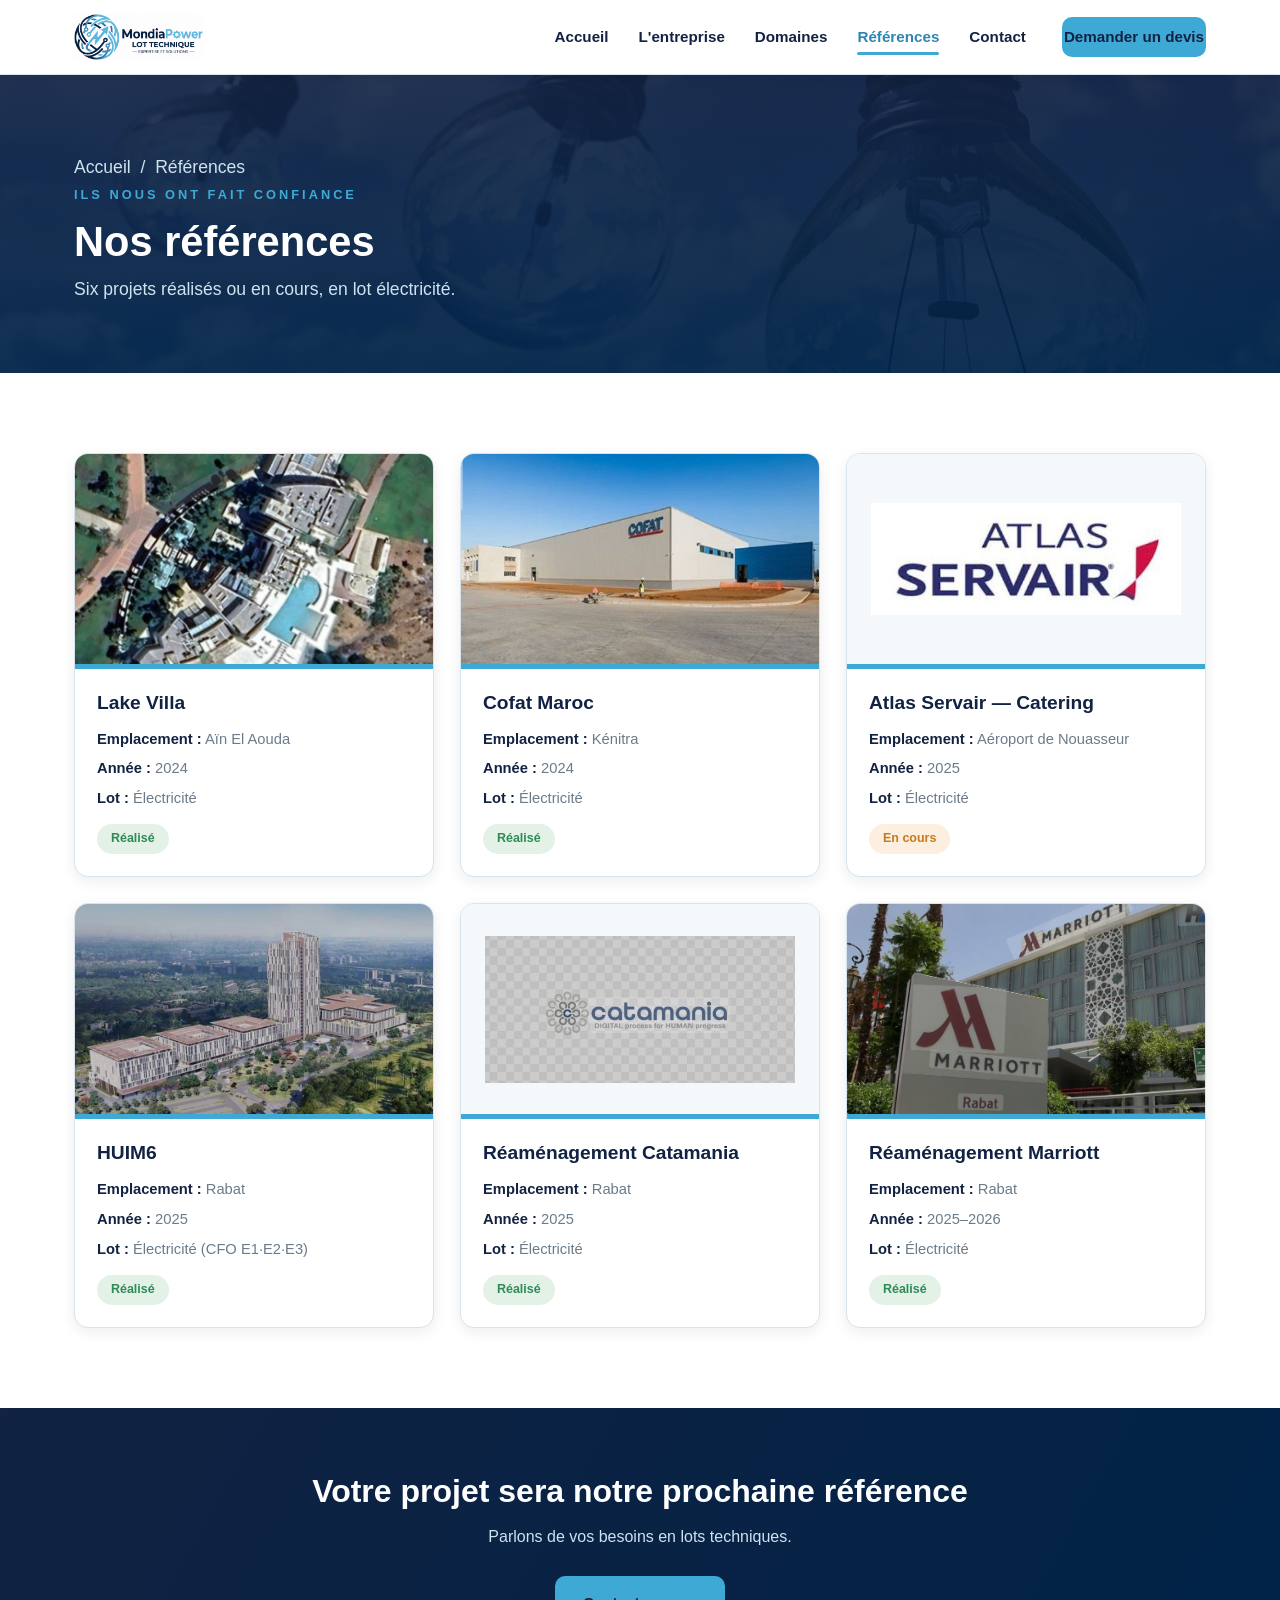
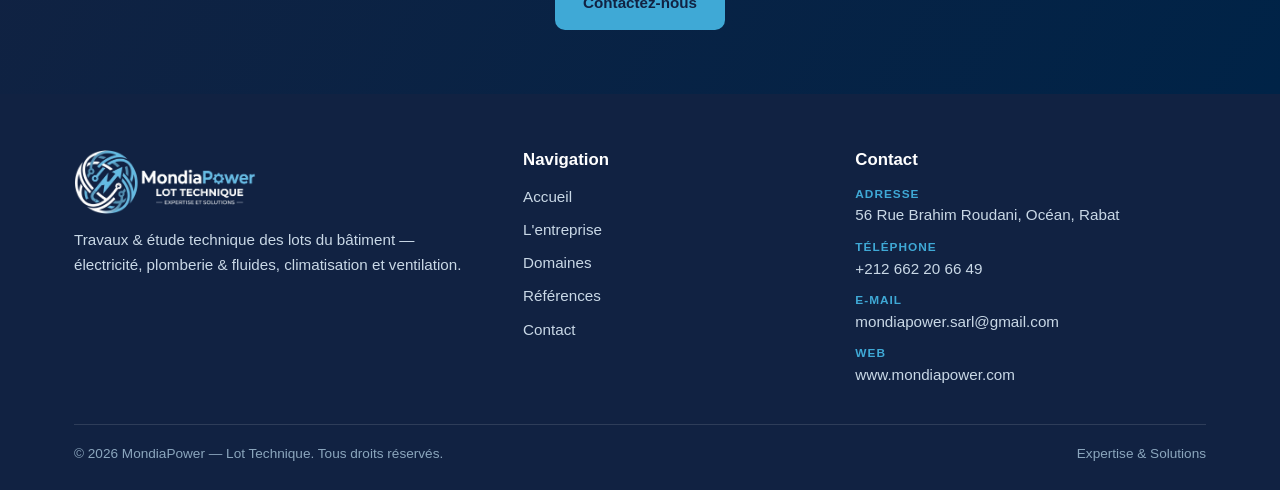
<file: references.html>
<!DOCTYPE html>
<html lang="fr">
<head>
<meta charset="UTF-8">
<meta name="viewport" content="width=device-width, initial-scale=1.0">
<title>Nos références — MondiaPower</title>
<meta name="description" content="Projets réalisés ou en cours par MondiaPower en lot électricité : Lake Villa, Cofat Maroc, Atlas Servair, HUIM6, Catamania, Marriott.">
<link rel="stylesheet" href="css/style.css">
</head>
<body>

<header class="site-header">
  <nav class="nav container" aria-label="Navigation principale">
    <a href="index.html" class="nav__logo" aria-label="Accueil MondiaPower">
      <img src="assets/img/logo-blanc.png" alt="MondiaPower — Lot Technique">
    </a>
    <button class="nav__toggle" aria-label="Ouvrir le menu" aria-expanded="false" aria-controls="menu">
      <span></span><span></span><span></span>
    </button>
    <ul class="nav__links" id="menu">
      <li><a href="index.html">Accueil</a></li>
      <li><a href="entreprise.html">L'entreprise</a></li>
      <li><a href="domaines.html">Domaines</a></li>
      <li><a href="references.html" class="active">Références</a></li>
      <li><a href="contact.html">Contact</a></li>
      <li><a href="contact.html" class="btn btn--primary nav__cta">Demander un devis</a></li>
    </ul>
  </nav>
</header>

<section class="page-hero">
  <div class="container">
    <p class="crumb"><a href="index.html">Accueil</a> &nbsp;/&nbsp; Références</p>
    <span class="kicker" style="color:var(--cyan)">Ils nous ont fait confiance</span>
    <h1>Nos références</h1>
    <p>Six projets réalisés ou en cours, en lot électricité.</p>
  </div>
</section>

<section class="section">
  <div class="container">
    <div class="grid grid-3">

      <article class="card reveal">
        <div class="card__media"><img src="assets/img/ref-lakevilla.jpg" alt="Lake Villa"></div>
        <div class="card__bar"></div>
        <div class="card__body">
          <h3 style="font-size:1.2rem">Lake Villa</h3>
          <ul class="ref__meta">
            <li><strong>Emplacement :</strong> Aïn El Aouda</li>
            <li><strong>Année :</strong> 2024</li>
            <li><strong>Lot :</strong> Électricité</li>
          </ul>
          <span class="badge badge--done">Réalisé</span>
        </div>
      </article>

      <article class="card reveal">
        <div class="card__media"><img src="assets/img/ref-cofat.jpg" alt="Cofat Maroc"></div>
        <div class="card__bar"></div>
        <div class="card__body">
          <h3 style="font-size:1.2rem">Cofat Maroc</h3>
          <ul class="ref__meta">
            <li><strong>Emplacement :</strong> Kénitra</li>
            <li><strong>Année :</strong> 2024</li>
            <li><strong>Lot :</strong> Électricité</li>
          </ul>
          <span class="badge badge--done">Réalisé</span>
        </div>
      </article>

      <article class="card reveal">
        <div class="card__media" style="background:#f4f8fb"><img src="assets/img/ref-atlas.jpg" alt="Atlas Servair" style="object-fit:contain;padding:24px"></div>
        <div class="card__bar"></div>
        <div class="card__body">
          <h3 style="font-size:1.2rem">Atlas Servair — Catering</h3>
          <ul class="ref__meta">
            <li><strong>Emplacement :</strong> Aéroport de Nouasseur</li>
            <li><strong>Année :</strong> 2025</li>
            <li><strong>Lot :</strong> Électricité</li>
          </ul>
          <span class="badge badge--prog">En cours</span>
        </div>
      </article>

      <article class="card reveal">
        <div class="card__media"><img src="assets/img/ref-huim6.jpg" alt="HUIM6"></div>
        <div class="card__bar"></div>
        <div class="card__body">
          <h3 style="font-size:1.2rem">HUIM6</h3>
          <ul class="ref__meta">
            <li><strong>Emplacement :</strong> Rabat</li>
            <li><strong>Année :</strong> 2025</li>
            <li><strong>Lot :</strong> Électricité (CFO E1·E2·E3)</li>
          </ul>
          <span class="badge badge--done">Réalisé</span>
        </div>
      </article>

      <article class="card reveal">
        <div class="card__media" style="background:#f4f8fb"><img src="assets/img/ref-catamania.jpg" alt="Catamania" style="object-fit:contain;padding:24px"></div>
        <div class="card__bar"></div>
        <div class="card__body">
          <h3 style="font-size:1.2rem">Réaménagement Catamania</h3>
          <ul class="ref__meta">
            <li><strong>Emplacement :</strong> Rabat</li>
            <li><strong>Année :</strong> 2025</li>
            <li><strong>Lot :</strong> Électricité</li>
          </ul>
          <span class="badge badge--done">Réalisé</span>
        </div>
      </article>

      <article class="card reveal">
        <div class="card__media"><img src="assets/img/ref-marriott.jpg" alt="Marriott"></div>
        <div class="card__bar"></div>
        <div class="card__body">
          <h3 style="font-size:1.2rem">Réaménagement Marriott</h3>
          <ul class="ref__meta">
            <li><strong>Emplacement :</strong> Rabat</li>
            <li><strong>Année :</strong> 2025–2026</li>
            <li><strong>Lot :</strong> Électricité</li>
          </ul>
          <span class="badge badge--done">Réalisé</span>
        </div>
      </article>

    </div>
  </div>
</section>

<section class="cta-band">
  <div class="container reveal">
    <h2>Votre projet sera notre prochaine référence</h2>
    <p>Parlons de vos besoins en lots techniques.</p>
    <a href="contact.html" class="btn btn--primary">Contactez-nous</a>
  </div>
</section>

<footer class="site-footer">
  <div class="container">
    <div class="footer-grid">
      <div>
        <img src="assets/img/logo-bleu.png" alt="MondiaPower">
        <p style="font-size:.95rem">Travaux &amp; étude technique des lots du bâtiment — électricité, plomberie &amp; fluides, climatisation et ventilation.</p>
      </div>
      <div>
        <h4>Navigation</h4>
        <ul class="footer-links">
          <li><a href="index.html">Accueil</a></li>
          <li><a href="entreprise.html">L'entreprise</a></li>
          <li><a href="domaines.html">Domaines</a></li>
          <li><a href="references.html">Références</a></li>
          <li><a href="contact.html">Contact</a></li>
        </ul>
      </div>
      <div>
        <h4>Contact</h4>
        <ul class="footer-contact">
          <li><strong>Adresse</strong>56 Rue Brahim Roudani, Océan, Rabat</li>
          <li><strong>Téléphone</strong><a href="tel:+212662206649">+212 662 20 66 49</a></li>
          <li><strong>E-mail</strong><a href="mailto:mondiapower.sarl@gmail.com">mondiapower.sarl@gmail.com</a></li>
          <li><strong>Web</strong>www.mondiapower.com</li>
        </ul>
      </div>
    </div>
    <div class="footer-bottom">
      <span>© <span id="year">2026</span> MondiaPower — Lot Technique. Tous droits réservés.</span>
      <span>Expertise &amp; Solutions</span>
    </div>
  </div>
</footer>

<script src="js/main.js"></script>
</body>
</html>
</file>
<file: css/style.css>
/* ============================================================
   MondiaPower — Site web
   Palette de marque : navy #112242 / #002347, cyan #3FA9D6
   ============================================================ */

:root{
  --navy:#112242;
  --navy-2:#002347;
  --navy-3:#06305c;
  --cyan:#3fa9d6;
  --cyan-d:#2e86b0;
  --ice:#eaf4fa;
  --ice-2:#f4f9fc;
  --white:#ffffff;
  --text:#2b3947;
  --muted:#6b7b8a;
  --line:#d5e4ee;
  --green:#2e8b57; --green-bg:#e3f1e7;
  --orange:#c7791f; --orange-bg:#fcefe0;
  --shadow:0 10px 30px rgba(1,20,40,.10);
  --shadow-sm:0 4px 14px rgba(1,20,40,.08);
  --radius:14px;
  --maxw:1180px;
  --hf:"Trebuchet MS","Segoe UI",Tahoma,sans-serif;
  --bf:"Segoe UI",Calibri,Tahoma,Arial,sans-serif;
}

*{box-sizing:border-box;margin:0;padding:0}
html{scroll-behavior:smooth}
body{
  font-family:var(--bf);
  color:var(--text);
  background:var(--white);
  line-height:1.6;
  -webkit-font-smoothing:antialiased;
}
img{max-width:100%;display:block}
a{color:inherit;text-decoration:none}
h1,h2,h3,h4{font-family:var(--hf);color:var(--navy);line-height:1.2}

.container{max-width:var(--maxw);margin:0 auto;padding:0 24px}
.section{padding:80px 0}
.section--alt{background:var(--ice)}

/* ---------- Buttons ---------- */
.btn{
  display:inline-flex;align-items:center;gap:.5rem;
  font-family:var(--hf);font-weight:700;font-size:.95rem;
  padding:13px 26px;border-radius:10px;cursor:pointer;border:2px solid transparent;
  transition:transform .15s ease, box-shadow .15s ease, background .15s ease, color .15s ease;
}
.btn--primary{background:var(--cyan);color:var(--navy)}
.btn--primary:hover{background:#2f97c4;transform:translateY(-2px);box-shadow:0 8px 20px rgba(63,169,214,.35)}
.btn--ghost{border-color:var(--cyan);color:var(--white)}
.btn--ghost:hover{background:var(--cyan);color:var(--navy)}
.btn--dark{background:var(--navy);color:var(--white)}
.btn--dark:hover{background:var(--navy-2);transform:translateY(-2px)}

/* ---------- Header / Nav ---------- */
.site-header{
  position:sticky;top:0;z-index:100;background:var(--white);
  border-bottom:1px solid var(--line);box-shadow:0 2px 10px rgba(1,20,40,.05);
}
.nav{display:flex;align-items:center;justify-content:space-between;height:74px}
.nav__logo img{height:46px;width:auto}
.nav__links{display:flex;align-items:center;gap:30px;list-style:none}
.nav__links a{
  font-family:var(--hf);font-weight:600;font-size:.95rem;color:var(--navy);
  padding:6px 0;position:relative;
}
.nav__links a::after{
  content:"";position:absolute;left:0;bottom:-4px;height:3px;width:0;background:var(--cyan);
  transition:width .2s ease;border-radius:3px;
}
.nav__links a:hover::after,.nav__links a.active::after{width:100%}
.nav__links a.active{color:var(--cyan-d)}
.nav__cta{margin-left:6px}
.nav__toggle{display:none;background:none;border:0;cursor:pointer;padding:8px}
.nav__toggle span{display:block;width:26px;height:3px;background:var(--navy);border-radius:3px;margin:5px 0;transition:.25s}
.nav__toggle.open span:nth-child(1){transform:translateY(8px) rotate(45deg)}
.nav__toggle.open span:nth-child(2){opacity:0}
.nav__toggle.open span:nth-child(3){transform:translateY(-8px) rotate(-45deg)}

/* ---------- Hero ---------- */
.hero{
  position:relative;color:var(--white);
  background:linear-gradient(rgba(17,34,66,.86),rgba(0,35,71,.92)),url("../assets/img/hero.jpg") center/cover no-repeat;
}
.hero__inner{padding:110px 0 120px;max-width:760px}
.hero .kicker{color:var(--cyan)}
.hero h1{color:var(--white);font-size:3.1rem;margin:14px 0 18px}
.hero p{font-size:1.2rem;color:#cfe2ef;margin-bottom:30px}
.hero__actions{display:flex;gap:16px;flex-wrap:wrap}

/* ---------- Kicker / section heads ---------- */
.kicker{
  display:inline-block;font-family:var(--hf);font-weight:700;letter-spacing:3px;
  text-transform:uppercase;font-size:.8rem;color:var(--cyan-d);
}
.section__head{max-width:720px;margin-bottom:46px}
.section__head.center{margin-left:auto;margin-right:auto;text-align:center}
.section__head h2{font-size:2.2rem;margin:10px 0 12px}
.section__head p{color:var(--muted);font-size:1.05rem}

/* ---------- Grid helpers ---------- */
.grid{display:grid;gap:26px}
.grid-2{grid-template-columns:repeat(2,1fr)}
.grid-3{grid-template-columns:repeat(3,1fr)}

/* ---------- Cards ---------- */
.card{
  background:var(--white);border:1px solid var(--line);border-radius:var(--radius);
  box-shadow:var(--shadow-sm);overflow:hidden;transition:transform .2s ease, box-shadow .2s ease;
}
.card:hover{transform:translateY(-5px);box-shadow:var(--shadow)}
.card__media{height:210px;overflow:hidden}
.card__media img{width:100%;height:100%;object-fit:cover;transition:transform .4s ease}
.card:hover .card__media img{transform:scale(1.06)}
.card__bar{height:5px;background:var(--cyan)}
.card__body{padding:22px}
.card__body h3{font-size:1.25rem;margin-bottom:8px}
.card__body p{color:var(--muted);font-size:.96rem}

/* info card with left accent */
.fiche{display:grid;grid-template-columns:repeat(3,1fr);gap:20px}
.fiche__item{background:var(--white);border:1px solid var(--line);border-left:5px solid var(--cyan);
  border-radius:10px;padding:20px;box-shadow:var(--shadow-sm)}
.fiche__item span{display:block;font-family:var(--hf);font-weight:700;letter-spacing:1px;
  text-transform:uppercase;font-size:.72rem;color:var(--cyan-d);margin-bottom:6px}
.fiche__item strong{font-family:var(--hf);font-size:1.25rem;color:var(--navy)}

/* ---------- Feature list ---------- */
.feature-list{list-style:none;display:grid;gap:12px}
.feature-list li{position:relative;padding-left:34px;color:var(--text)}
.feature-list li::before{
  content:"";position:absolute;left:0;top:3px;width:20px;height:20px;border-radius:50%;
  background:var(--cyan);
  -webkit-mask:url("data:image/svg+xml,%3Csvg xmlns='http://www.w3.org/2000/svg' viewBox='0 0 24 24'%3E%3Cpath fill='black' d='M9 16.2 4.8 12l-1.4 1.4L9 19 21 7l-1.4-1.4z'/%3E%3C/svg%3E") center/14px no-repeat;
          mask:url("data:image/svg+xml,%3Csvg xmlns='http://www.w3.org/2000/svg' viewBox='0 0 24 24'%3E%3Cpath fill='black' d='M9 16.2 4.8 12l-1.4 1.4L9 19 21 7l-1.4-1.4z'/%3E%3C/svg%3E") center/14px no-repeat;
}

/* ---------- Split (text + image) ---------- */
.split{display:grid;grid-template-columns:1fr 1fr;gap:50px;align-items:center}
.split__img{border-radius:var(--radius);overflow:hidden;box-shadow:var(--shadow);min-height:340px}
.split__img img{width:100%;height:100%;object-fit:cover}
.split--rev .split__text{order:2}

/* ---------- Domain block ---------- */
.domain{padding:64px 0;border-bottom:1px solid var(--line)}
.domain:last-child{border-bottom:0}
.domain h3{font-size:1.7rem;margin-bottom:6px}
.domain .lead{color:var(--muted);margin-bottom:20px;font-size:1.05rem}
.domain__imgs{display:grid;grid-template-columns:1fr 1fr;gap:16px}
.domain__imgs img{border-radius:12px;height:200px;width:100%;object-fit:cover;box-shadow:var(--shadow-sm)}

/* ---------- Stats ---------- */
.stats{display:grid;grid-template-columns:repeat(4,1fr);gap:24px;text-align:center}
.stat__num{font-family:var(--hf);font-weight:700;font-size:2.6rem;color:var(--cyan)}
.stat__lbl{color:#cfe2ef;font-size:.95rem;margin-top:4px}

/* ---------- Reference cards ---------- */
.badge{display:inline-block;font-family:var(--hf);font-weight:700;font-size:.78rem;
  padding:5px 14px;border-radius:20px}
.badge--done{background:var(--green-bg);color:var(--green)}
.badge--prog{background:var(--orange-bg);color:var(--orange)}
.ref__meta{list-style:none;margin:14px 0;display:grid;gap:6px}
.ref__meta li{font-size:.92rem;color:var(--muted)}
.ref__meta strong{color:var(--navy);font-family:var(--hf)}

/* ---------- Sectors ---------- */
.sectors{display:grid;grid-template-columns:repeat(2,1fr);gap:14px}
.sector{display:flex;gap:14px;align-items:flex-start;background:var(--white);
  border:1px solid var(--line);border-radius:10px;padding:16px 18px}
.sector .dot{flex:0 0 auto;width:12px;height:12px;border-radius:50%;background:var(--cyan);margin-top:7px}
.sector h4{font-size:1.05rem;margin-bottom:2px}
.sector p{color:var(--muted);font-size:.9rem}

/* ---------- Org chart ---------- */
.org{display:flex;flex-direction:column;align-items:center;gap:0}
.org__row{display:flex;justify-content:center;gap:18px;flex-wrap:wrap;position:relative}
.org__node{background:var(--white);border:1px solid var(--line);border-top:4px solid var(--cyan);
  border-radius:10px;padding:14px 18px;text-align:center;box-shadow:var(--shadow-sm);min-width:180px}
.org__node.lead-node{background:var(--navy);color:var(--white);border-top-color:var(--cyan)}
.org__node.sub{background:var(--cyan-d);color:var(--white);border-top-color:var(--navy)}
.org__node strong{font-family:var(--hf);display:block;font-size:.98rem}
.org__node small{display:block;color:var(--muted);font-size:.78rem;margin-top:4px}
.org__node.lead-node strong,.org__node.sub strong{color:var(--white)}
.org__connector{width:2px;height:28px;background:var(--cyan-d)}

/* ---------- CTA band ---------- */
.cta-band{background:linear-gradient(120deg,var(--navy),var(--navy-2));color:var(--white);text-align:center;padding:64px 0}
.cta-band h2{color:var(--white);font-size:2rem;margin-bottom:14px}
.cta-band p{color:#cfe2ef;margin-bottom:26px}

/* ---------- Contact ---------- */
.contact-grid{display:grid;grid-template-columns:1fr 1.1fr;gap:46px;align-items:start}
.contact-info{display:grid;gap:16px}
.contact-info .info{display:flex;gap:16px;align-items:flex-start;background:var(--ice);
  border-radius:12px;padding:18px 20px}
.contact-info .info .ic{flex:0 0 auto;width:44px;height:44px;border-radius:10px;background:var(--navy);
  display:grid;place-items:center;color:var(--cyan);font-size:1.2rem}
.contact-info .info span{display:block;font-family:var(--hf);font-weight:700;font-size:.74rem;
  letter-spacing:1px;text-transform:uppercase;color:var(--cyan-d)}
.contact-info .info a,.contact-info .info p{color:var(--navy);font-weight:600;font-family:var(--hf)}

form .field{margin-bottom:18px}
form label{display:block;font-family:var(--hf);font-weight:600;font-size:.9rem;color:var(--navy);margin-bottom:6px}
form input,form textarea{
  width:100%;padding:13px 15px;border:1px solid var(--line);border-radius:10px;
  font-family:var(--bf);font-size:1rem;color:var(--text);background:var(--white);transition:border .15s,box-shadow .15s;
}
form input:focus,form textarea:focus{outline:none;border-color:var(--cyan);box-shadow:0 0 0 3px rgba(63,169,214,.18)}
form .error-msg{color:#c0392b;font-size:.82rem;margin-top:5px;display:none}
form .field.invalid input,form .field.invalid textarea{border-color:#c0392b}
form .field.invalid .error-msg{display:block}
.form-note{margin-top:14px;font-size:.85rem;color:var(--muted)}
.form-success{display:none;background:var(--green-bg);color:var(--green);border-radius:10px;
  padding:14px 18px;font-family:var(--hf);font-weight:700;margin-bottom:18px}

/* ---------- Page hero (inner pages) ---------- */
.page-hero{background:linear-gradient(rgba(17,34,66,.9),rgba(0,35,71,.93)),url("../assets/img/elec2.jpg") center/cover;
  color:var(--white);padding:70px 0}
.page-hero h1{color:var(--white);font-size:2.6rem;margin-top:10px}
.page-hero p{color:#cfe2ef;font-size:1.1rem;margin-top:8px;max-width:680px}
.crumb{font-size:.85rem;color:#9fc2da}
.crumb a:hover{color:var(--cyan)}

/* ---------- Footer ---------- */
.site-footer{background:var(--navy);color:#c9d8e6;padding:56px 0 26px}
.footer-grid{display:grid;grid-template-columns:1.4fr 1fr 1.2fr;gap:40px}
.site-footer img{height:64px;width:auto;margin-bottom:14px}
.site-footer h4{color:var(--white);font-size:1.05rem;margin-bottom:14px}
.site-footer a:hover{color:var(--cyan)}
.footer-links{list-style:none;display:grid;gap:9px;font-size:.95rem}
.footer-contact{list-style:none;display:grid;gap:10px;font-size:.95rem}
.footer-contact strong{color:var(--white);font-family:var(--hf);display:block;font-size:.74rem;
  letter-spacing:1px;text-transform:uppercase;color:var(--cyan)}
.footer-bottom{border-top:1px solid rgba(255,255,255,.12);margin-top:36px;padding-top:18px;
  display:flex;justify-content:space-between;flex-wrap:wrap;gap:8px;font-size:.85rem;color:#8ba6bd}

/* ---------- Reveal on scroll ---------- */
.reveal{opacity:0;transform:translateY(24px);transition:opacity .6s ease, transform .6s ease}
.reveal.visible{opacity:1;transform:none}

/* ============================================================
   Responsive
   ============================================================ */
@media (max-width:900px){
  .grid-3{grid-template-columns:repeat(2,1fr)}
  .fiche{grid-template-columns:repeat(2,1fr)}
  .stats{grid-template-columns:repeat(2,1fr)}
  .split{grid-template-columns:1fr;gap:30px}
  .split--rev .split__text{order:0}
  .contact-grid{grid-template-columns:1fr;gap:34px}
  .footer-grid{grid-template-columns:1fr 1fr}
  .hero h1{font-size:2.4rem}
}
@media (max-width:680px){
  .section{padding:56px 0}
  .nav__toggle{display:block}
  .nav__links{
    position:absolute;top:74px;left:0;right:0;background:var(--white);
    flex-direction:column;align-items:flex-start;gap:0;padding:8px 24px 18px;
    border-bottom:1px solid var(--line);box-shadow:var(--shadow);
    max-height:0;overflow:hidden;transition:max-height .3s ease,padding .3s ease;padding-top:0;padding-bottom:0;
  }
  .nav__links.open{max-height:460px;padding-top:8px;padding-bottom:18px}
  .nav__links li{width:100%}
  .nav__links a{display:block;padding:13px 0;border-bottom:1px solid var(--ice)}
  .nav__links .nav__cta{margin:14px 0 0}
  .grid-2,.grid-3,.fiche,.sectors,.domain__imgs,.stats{grid-template-columns:1fr}
  .hero h1{font-size:2rem}
  .hero__inner{padding:80px 0}
  .section__head h2{font-size:1.7rem}
  .footer-grid{grid-template-columns:1fr}
}
</file>
